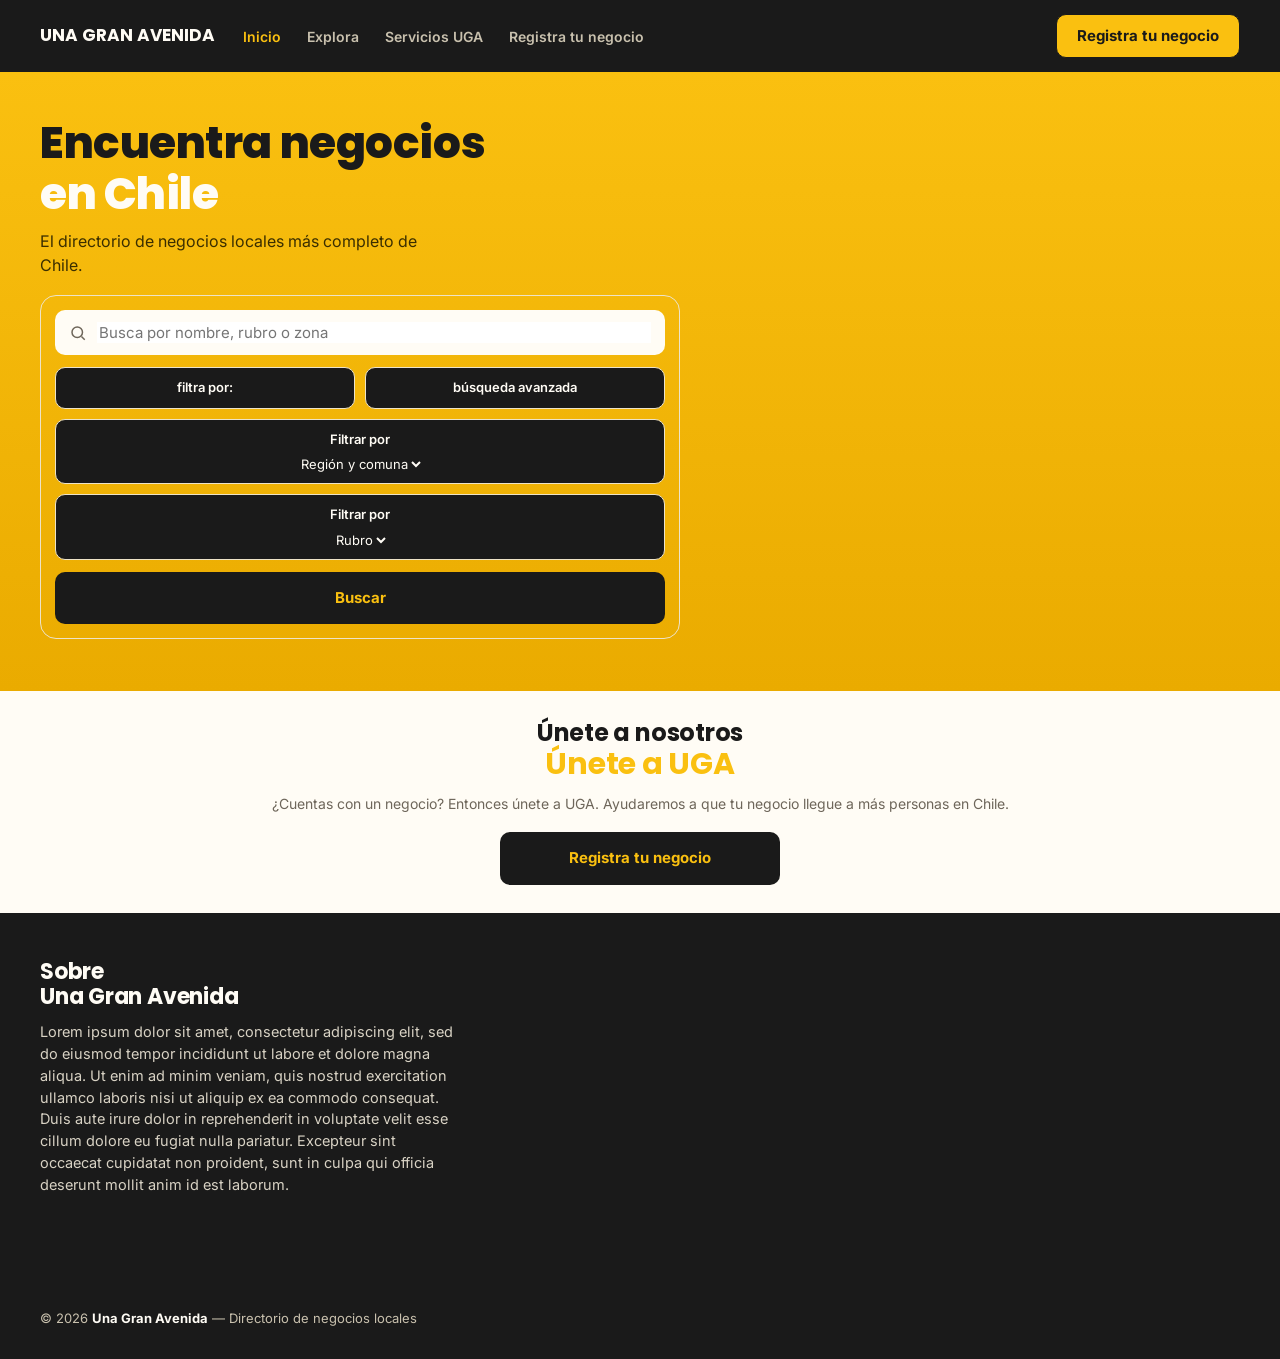
<file: PaginaUGA/index.html>
<!DOCTYPE html>
<html lang="es">
<head>
<meta charset="UTF-8">
<meta name="viewport" content="width=device-width, initial-scale=1.0">
<title>Una Gran Avenida — Encuentra negocios en Chile</title>
<link rel="stylesheet" href="styles.css">
</head>
<body class="body">
<div class="app-shell">

  <!-- Barra superior escritorio -->
  <div class="desktop-topbar">
    <div class="brand-name">UNA GRAN AVENIDA</div>
    <nav>
      <a href="index.html" class="active">Inicio</a>
      <a href="explora.html">Explora</a>
      <a href="servicios.html">Servicios UGA</a>
      <a href="registro-negocio.html">Registra tu negocio</a>
    </nav>
    <a href="registro-negocio.html" class="btn btn-gold">Registra tu negocio</a>
  </div>

  <!-- Barra superior móvil -->
  <div class="brand-bar">
    <div class="brand-mark">UGA</div>
    <span class="brand-name">UNA GRAN AVENIDA</span>
    <span class="spacer"></span>
  </div>

  <main class="view-index">

    <section class="hero-gold">
      <div>
        <h1>Encuentra negocios<span class="accent">en Chile</span></h1>
        <p class="hero-sub">El directorio de negocios locales más completo de Chile.</p>

        <form class="search-card" onsubmit="return false;">
          <div class="search-input-row">
            <svg viewBox="0 0 24 24" fill="none" stroke="currentColor" stroke-width="2"><circle cx="11" cy="11" r="7"/><line x1="21" y1="21" x2="16.65" y2="16.65"/></svg>
            <input type="text" placeholder="Busca por nombre, rubro o zona">
          </div>
          <div class="filter-row">

  <a class="filter-chip">
  filtra por:
  </a>
  
  <a href="explora.html" class="filter-chip">
  búsqueda avanzada
  </a>

  <div class="filter-chip">
    <label>Filtrar por</label>
    <select>
      <option>Región y comuna</option>
    </select>
  </div>

  <div class="filter-chip">
    <label>Filtrar por</label>
    <select>
      <option>Rubro</option>
    </select>
  </div>

  </div>
          <a href="explora.html" class="btn btn-primary" style="margin-top:12px;">Buscar</a>
        </form>
      </div>
    </section>

    <section class="section-index" style="text-align:center;">
      <h2 style="font-size:24px;">Únete a nosotros<br><span style= "color:var(--gold); font-size:30px">Únete a UGA</span></h2>
      <p style="margin-top:12px; color:var(--gray); font-size:14px;">¿Cuentas con un negocio? Entonces únete a UGA. Ayudaremos a que tu negocio llegue a más personas en Chile.</p>
      <a href="registro-negocio.html" class="btn btn-primary" style="margin-top:18px; max-width:280px; margin-left:auto; margin-right:auto;">Registra tu negocio</a>
    </section>

    <section class="hero-dark">
      <div>
        <h2 style="font-size:22px;">Sobre<br>Una Gran Avenida</h2>
        <p class="hero-sub" style="margin-top:12px;">Lorem ipsum dolor sit amet, consectetur adipiscing elit, sed do eiusmod tempor incididunt ut labore et dolore magna aliqua. Ut enim ad minim veniam, quis nostrud exercitation ullamco laboris nisi ut aliquip ex ea commodo consequat. Duis aute irure dolor in reprehenderit in voluptate velit esse cillum dolore eu fugiat nulla pariatur. Excepteur sint occaecat cupidatat non proident, sunt in culpa qui officia deserunt mollit anim id est laborum.</p>
      </div>
    </section>

    <!--
    <section class="section-tight home-tiles" style="padding-top:0; padding-bottom:0;">
      <a href="servicios.html" class="banner-note" style="display:block; background:var(--paper); box-shadow:var(--shadow-card); margin-bottom:10px;">Servicios UGA</a>
      <a href="registro-negocio.html" class="banner-note" style="display:block; background:var(--paper); box-shadow:var(--shadow-card); margin-bottom:10px;">Registra tu negocio</a>
      <a href="explora.html" class="banner-note" style="display:block; background:var(--paper); box-shadow:var(--shadow-card); margin-bottom:10px;">Búsqueda avanzada</a>
    </section>
    -->

  </main>

  <footer class="site-footer">
    <span>© 2026 <strong>Una Gran Avenida</strong> — Directorio de negocios locales</span>
  </footer>

  <!-- Navegación inferior móvil -->
  <nav class="bottom-nav">
    <a href="index.html" class="active">
      <svg viewBox="0 0 24 24" fill="none" stroke="currentColor" stroke-width="2"><path d="M3 11.5 12 4l9 7.5"/><path d="M5 10v9a1 1 0 0 0 1 1h4v-6h4v6h4a1 1 0 0 0 1-1v-9"/></svg>
      Inicio
    </a>
    <a href="explora.html">
      <svg viewBox="0 0 24 24" fill="none" stroke="currentColor" stroke-width="2"><circle cx="11" cy="11" r="7"/><line x1="21" y1="21" x2="16.65" y2="16.65"/></svg>
      Explora
    </a>
    <details class="more-menu">
      <summary>
        <div style="display:flex; flex-direction:column; align-items:center; gap:4px;">
          <svg viewBox="0 0 24 24" fill="none" stroke="currentColor" stroke-width="2"><line x1="4" y1="7" x2="20" y2="7"/><line x1="4" y1="12" x2="20" y2="12"/><line x1="4" y1="17" x2="20" y2="17"/></svg>
          <span style="font-size:11px; font-weight:700;">Otros</span>
        </div>
      </summary>
      <div class="more-panel">
        <a href="servicios.html">Servicios UGA</a>
        <a href="registro-negocio.html">Registra tu negocio</a>
        <a href="resena.html">Dejar una reseña</a>
        <a href="eliminar-ficha.html">Solicitar eliminación de ficha</a>
      </div>
    </details>
  </nav>

</div>
</body>
</html>
</file>
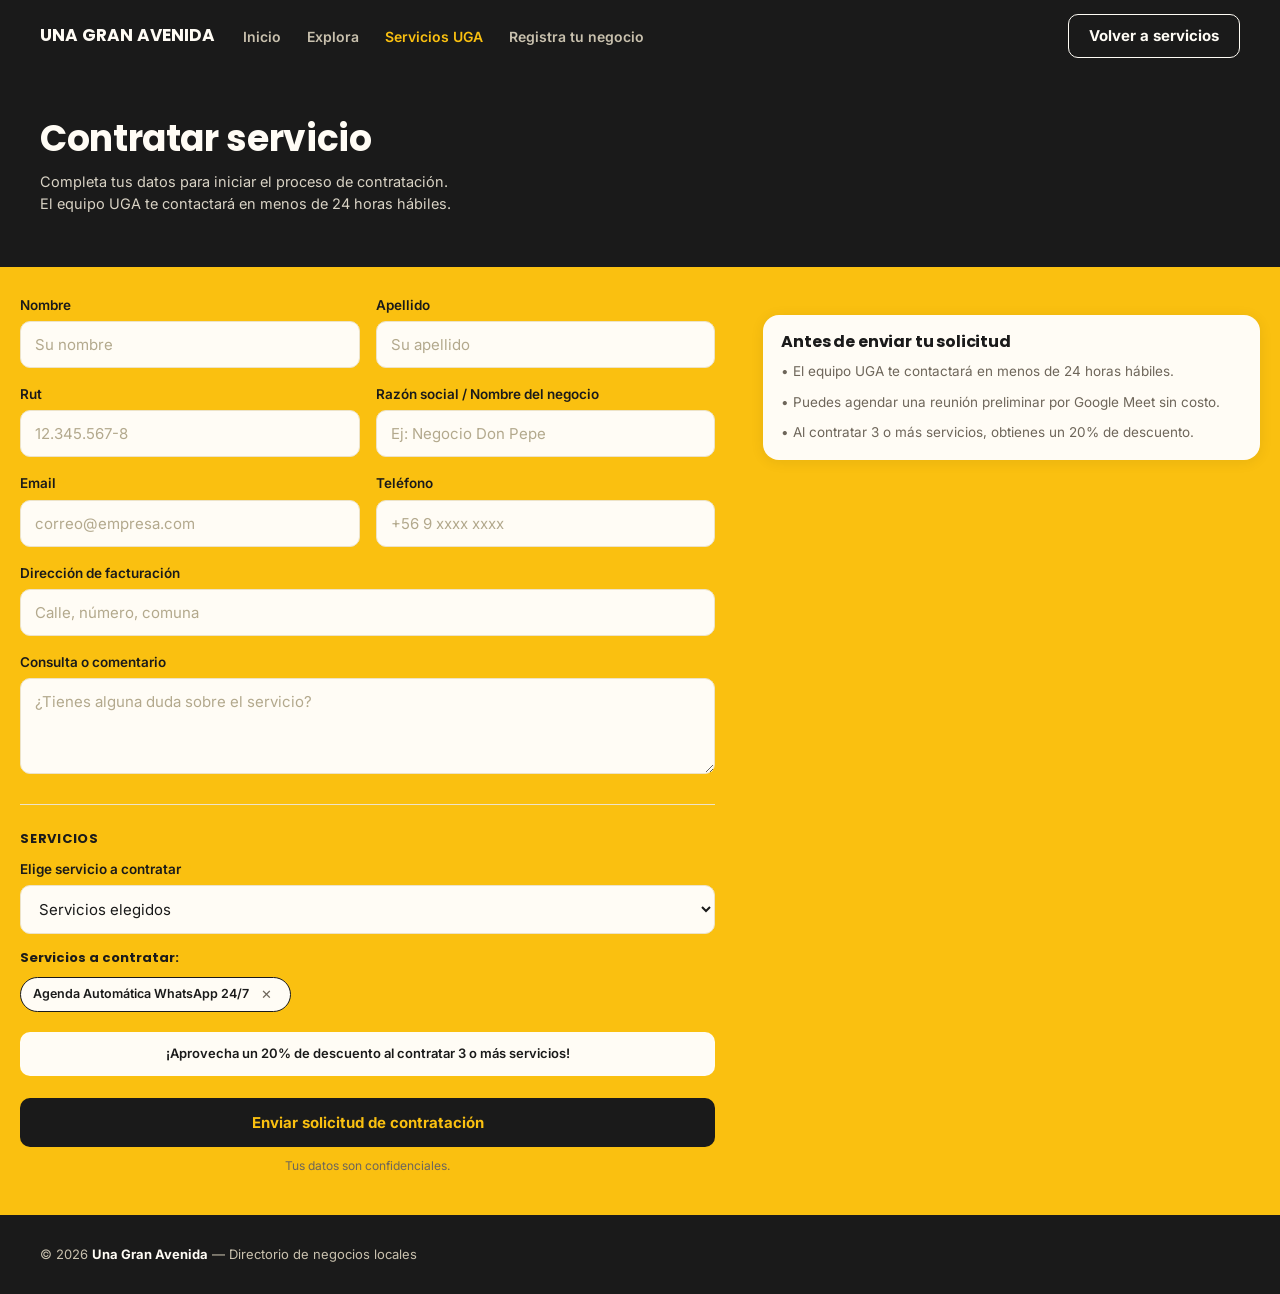
<file: PaginaUGA/contratar-servicio.html>
<!DOCTYPE html>
<html lang="es">
<head>
<meta charset="UTF-8">
<meta name="viewport" content="width=device-width, initial-scale=1.0">
<title>Contratar servicio — Una Gran Avenida</title>
<link rel="stylesheet" href="styles.css">
</head>
<body>
<div class="app-shell">

  <div class="desktop-topbar">
    <div class="brand-name">UNA GRAN AVENIDA</div>
    <nav>
      <a href="index.html">Inicio</a>
      <a href="explora.html">Explora</a>
      <a href="servicios.html" class="active">Servicios UGA</a>
      <a href="registro-negocio.html">Registra tu negocio</a>
    </nav>
    <a href="servicios.html" class="btn btn-outline-light" style="color:var(--paper); border-color:var(--paper);">Volver a servicios</a>
  </div>

  <main class="view">

    <!-- Barra superior móvil -->
  <div class="brand-bar">
    <div class="brand-mark">UGA</div>
    <span class="brand-name">UNA GRAN AVENIDA</span>
    <span class="spacer"></span>
  </div>
    
    <section class="hero-dark">
      <div>
        <h1>Contratar servicio</h1>
        <p class="hero-sub">Completa tus datos para iniciar el proceso de contratación. El equipo UGA te contactará en menos de 24 horas hábiles.</p>
      </div>
    </section>

    <section class="section-form">
      <div class="form-two-pane">
        <form onsubmit="return false;">
          <div class="form-grid two-col">
            <div class="field">
              <label>Nombre <span class="req">*</span></label>
              <input type="text" placeholder="Su nombre" required>
            </div>
            <div class="field">
              <label>Apellido <span class="req">*</span></label>
              <input type="text" placeholder="Su apellido" required>
            </div>
            <div class="field">
              <label>Rut <span class="req">*</span></label>
              <input type="text" placeholder="12.345.567-8" required>
            </div>
            <div class="field">
              <label>Razón social / Nombre del negocio <span class="req">*</span></label>
              <input type="text" placeholder="Ej: Negocio Don Pepe" required>
            </div>
            <div class="field">
              <label>Email <span class="req">*</span></label>
              <input type="email" placeholder="correo@empresa.com" required>
            </div>
            <div class="field">
              <label>Teléfono <span class="req">*</span></label>
              <input type="tel" placeholder="+56 9 xxxx xxxx" required>
            </div>
          </div>

          <div class="field" style="margin-top:16px;">
            <label>Dirección de facturación <span class="req">*</span></label>
            <input type="text" placeholder="Calle, número, comuna" required>
          </div>

          <div class="field" style="margin-top:16px;">
            <label>Consulta o comentario</label>
            <textarea placeholder="¿Tienes alguna duda sobre el servicio?"></textarea>
          </div>

          <div class="divider"></div>

          <div class="form-section-title">Servicios</div>
          <div class="field" style="margin-top:10px;">
            <label>Elige servicio a contratar <span class="req">*</span></label>
            <select required>
              <option value="">Servicios elegidos</option>
              <option>Agenda Automática WhatsApp 24/7</option>
              <option>Catálogo Digital Inteligente</option>
              <option>Página Web Emprendedores</option>
            </select>
          </div>

          <div style="margin-top:14px;">
            <p class="form-section-title" style="text-transform:none; letter-spacing:0;">Servicios a contratar:</p>
            <div class="tag-list">
              <span class="tag">Agenda Automática WhatsApp 24/7 <button aria-label="Quitar">✕</button></span>
            </div>
          </div>

          <div class="discount-banner" style="margin-top:20px; border-radius:var(--radius-sm);">¡Aprovecha un 20% de descuento al contratar 3 o más servicios!</div>

          <button type="submit" class="btn btn-primary" style="margin-top:22px;">Enviar solicitud de contratación</button>
          <p style="text-align:center; font-size:12px; color:var(--gray); margin-top:10px;">Tus datos son confidenciales.</p>
        </form>

        <aside class="card">
          <h2 style="font-size:16px; margin-bottom:10px;">Antes de enviar tu solicitud</h2>
          <ul style="display:flex; flex-direction:column; gap:10px; font-size:13.5px; color:var(--gray);">
            <li>• El equipo UGA te contactará en menos de 24 horas hábiles.</li>
            <li>• Puedes agendar una reunión preliminar por Google Meet sin costo.</li>
            <li>• Al contratar 3 o más servicios, obtienes un 20% de descuento.</li>
          </ul>
        </aside>
      </div>
    </section>

  </main>

  <footer class="site-footer">
    <span>© 2026 <strong>Una Gran Avenida</strong> — Directorio de negocios locales</span>
  </footer>

  <nav class="bottom-nav">
    <a href="index.html">
      <svg viewBox="0 0 24 24" fill="none" stroke="currentColor" stroke-width="2"><path d="M3 11.5 12 4l9 7.5"/><path d="M5 10v9a1 1 0 0 0 1 1h4v-6h4v6h4a1 1 0 0 0 1-1v-9"/></svg>
      Inicio
    </a>
    <a href="explora.html">
      <svg viewBox="0 0 24 24" fill="none" stroke="currentColor" stroke-width="2"><circle cx="11" cy="11" r="7"/><line x1="21" y1="21" x2="16.65" y2="16.65"/></svg>
      Explora
    </a>
    <details class="more-menu">
      <summary>
        <div style="display:flex; flex-direction:column; align-items:center; gap:4px;">
          <svg viewBox="0 0 24 24" fill="none" stroke="currentColor" stroke-width="2"><line x1="4" y1="7" x2="20" y2="7"/><line x1="4" y1="12" x2="20" y2="12"/><line x1="4" y1="17" x2="20" y2="17"/></svg>
          <span style="font-size:11px; font-weight:700;">Otros</span>
        </div>
      </summary>
      <div class="more-panel">
        <a href="servicios.html" class="active">Servicios UGA</a>
        <a href="registro-negocio.html">Registra tu negocio</a>
        <a href="resena.html">Dejar una reseña</a>
        <a href="eliminar-ficha.html">Solicitar eliminación de ficha</a>
      </div>
    </details>
  </nav>

</div>
</body>
</html>
</file>
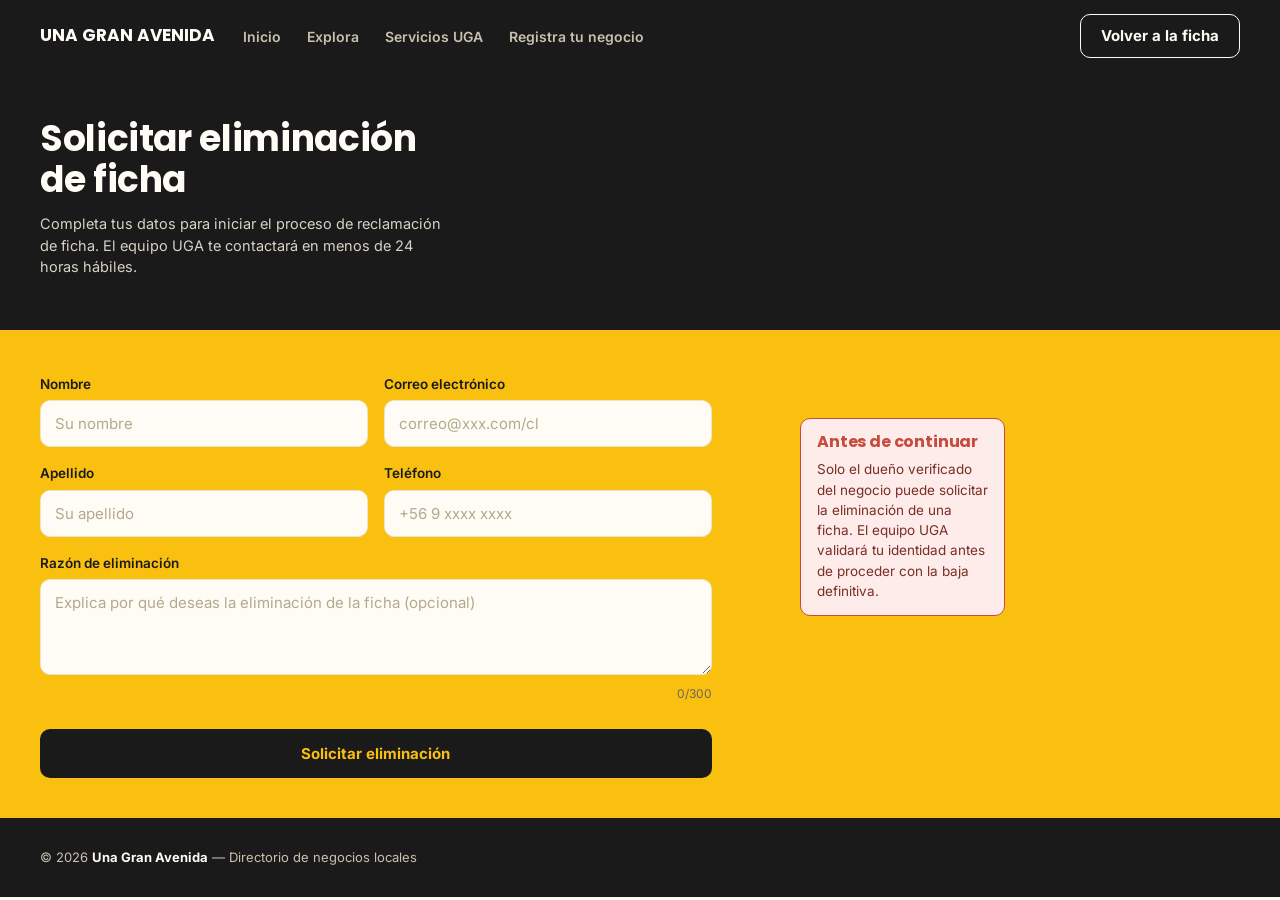
<file: PaginaUGA/eliminar-ficha.html>
<!DOCTYPE html>
<html lang="es">
<head>
<meta charset="UTF-8">
<meta name="viewport" content="width=device-width, initial-scale=1.0">
<title>Solicitar eliminación de ficha — Una Gran Avenida</title>
<link rel="stylesheet" href="styles.css">
</head>
<body>
<div class="app-shell">

  <div class="desktop-topbar">
    <div class="brand-name">UNA GRAN AVENIDA</div>
    <nav>
      <a href="index.html">Inicio</a>
      <a href="explora.html">Explora</a>
      <a href="servicios.html">Servicios UGA</a>
      <a href="registro-negocio.html">Registra tu negocio</a>
    </nav>
    <a href="ficha.html" class="btn btn-outline-light" style="color:var(--paper); border-color:var(--paper);">Volver a la ficha</a>
  </div>

  <main class="view">

    <!-- Barra superior móvil -->
  <div class="brand-bar">
    <div class="brand-mark">UGA</div>
    <span class="brand-name">UNA GRAN AVENIDA</span>
    <span class="spacer"></span>
  </div>
    
    <section class="hero-dark">
      <div>
        <h1>Solicitar eliminación<br>de ficha</h1>
        <p class="hero-sub">Completa tus datos para iniciar el proceso de reclamación de ficha. El equipo UGA te contactará en menos de 24 horas hábiles.</p>
      </div>
    </section>

    <section class="section"style="padding-bottom:8px;">
      <div class="form-two-pane">
        <form onsubmit="return false;">
          <div class="form-grid two-col">
            <div class="field">
              <label>Nombre <span class="req">*</span></label>
              <input type="text" placeholder="Su nombre" required>
            </div>
            <div class="field">
              <label>Correo electrónico <span class="req">*</span></label>
              <input type="email" placeholder="correo@xxx.com/cl" required>
            </div>
            <div class="field">
              <label>Apellido <span class="req">*</span></label>
              <input type="text" placeholder="Su apellido" required>
            </div>
            <div class="field">
              <label>Teléfono <span class="req">*</span></label>
              <input type="tel" placeholder="+56 9 xxxx xxxx" required>
            </div>
          </div>

          <div class="field" style="margin-top:16px;">
            <label>Razón de eliminación</label>
            <textarea maxlength="300" placeholder="Explica por qué deseas la eliminación de la ficha (opcional)"></textarea>
            <div class="char-count">0/300</div>
          </div>

          <button type="submit" class="btn btn-primary" style="margin-top:26px;">Solicitar eliminación</button>
        </form>

      
        <section class="section">
          <div class="form-two-pane">

            <div class="notice-card">
              <h2 style="font-size:16px; margin-bottom:8px;">Antes de continuar</h2>
              <p style="font-size:13.5px;">Solo el dueño verificado del negocio puede solicitar la eliminación de una ficha. El equipo UGA validará tu identidad antes de proceder con la baja definitiva.</p>
            </div>
          </div>
        </section>

      </div>
      
    </section>

  </main>

  <footer class="site-footer">
    <span>© 2026 <strong>Una Gran Avenida</strong> — Directorio de negocios locales</span>
  </footer>

  <nav class="bottom-nav">
    <a href="index.html">
      <svg viewBox="0 0 24 24" fill="none" stroke="currentColor" stroke-width="2"><path d="M3 11.5 12 4l9 7.5"/><path d="M5 10v9a1 1 0 0 0 1 1h4v-6h4v6h4a1 1 0 0 0 1-1v-9"/></svg>
      Inicio
    </a>
    <a href="explora.html">
      <svg viewBox="0 0 24 24" fill="none" stroke="currentColor" stroke-width="2"><circle cx="11" cy="11" r="7"/><line x1="21" y1="21" x2="16.65" y2="16.65"/></svg>
      Explora
    </a>
    <details class="more-menu">
      <summary>
        <div style="display:flex; flex-direction:column; align-items:center; gap:4px;">
          <svg viewBox="0 0 24 24" fill="none" stroke="currentColor" stroke-width="2"><line x1="4" y1="7" x2="20" y2="7"/><line x1="4" y1="12" x2="20" y2="12"/><line x1="4" y1="17" x2="20" y2="17"/></svg>
          <span style="font-size:11px; font-weight:700;">Otros</span>
        </div>
      </summary>
      <div class="more-panel">
        <a href="servicios.html">Servicios UGA</a>
        <a href="registro-negocio.html">Registra tu negocio</a>
        <a href="resena.html">Dejar una reseña</a>
        <a href="eliminar-ficha.html" class="active">Solicitar eliminación de ficha</a>
      </div>
    </details>
  </nav>

</div>
</body>
</html>
</file>
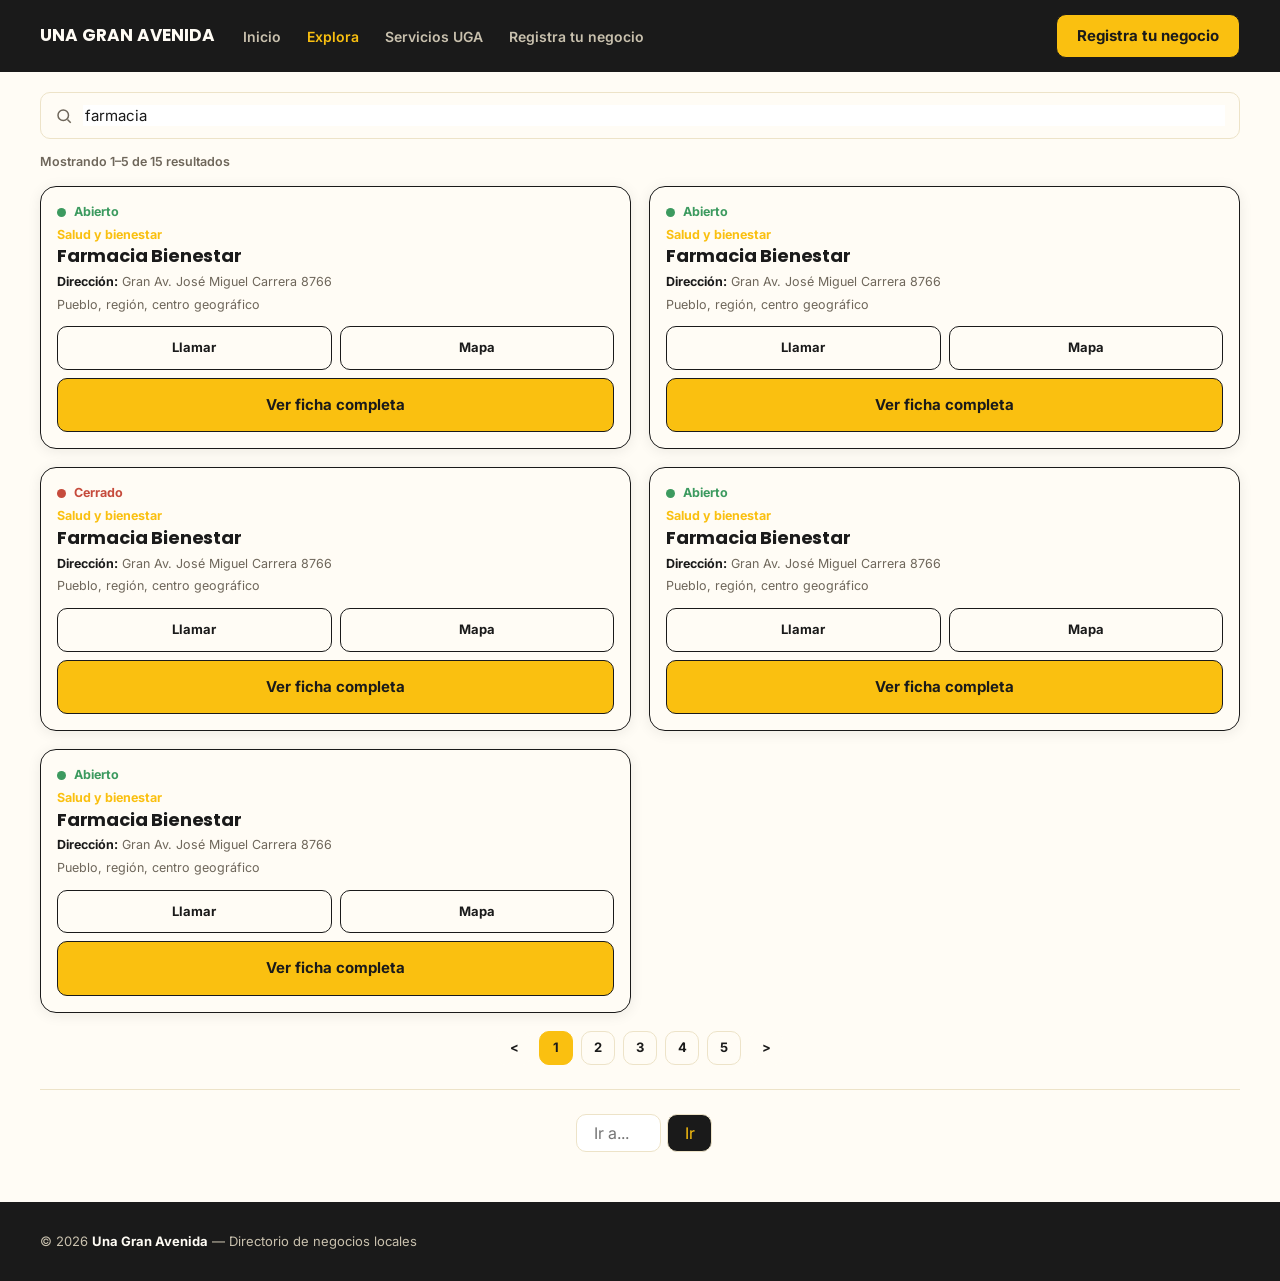
<file: PaginaUGA/explora.html>
<!DOCTYPE html>
<html lang="es">
<head>
<meta charset="UTF-8">
<meta name="viewport" content="width=device-width, initial-scale=1.0">
<title>Explora negocios — Una Gran Avenida</title>
<link rel="stylesheet" href="styles.css">
</head>
<body>
<div class="app-shell">

  <div class="desktop-topbar">
    <div class="brand-name">UNA GRAN AVENIDA</div>
    <nav>
      <a href="index.html">Inicio</a>
      <a href="explora.html" class="active">Explora</a>
      <a href="servicios.html">Servicios UGA</a>
      <a href="registro-negocio.html">Registra tu negocio</a>
    </nav>
    <a href="registro-negocio.html" class="btn btn-gold">Registra tu negocio</a>
  </div>

  <!-- Barra superior móvil -->
  <div class="brand-bar">
    <div class="brand-mark">UGA</div>
    <span class="brand-name">UNA GRAN AVENIDA</span>
    <span class="spacer"></span>
  </div>

  <div class="brand-bar" style="background:var(--black);">
    <span class="brand-name" style="margin:0 auto; font-size:16px;">Explorador</span>
  </div>

  <main class="view-exp">

    <section class="section-tight" style="padding-top:20px;">
      <form class="search-input-row" style="margin-bottom:14px; border:1.5px solid var(--line);" onsubmit="return false;">
        <svg viewBox="0 0 24 24" fill="none" stroke="currentColor" stroke-width="2"><circle cx="11" cy="11" r="7"/><line x1="21" y1="21" x2="16.65" y2="16.65"/></svg>
        <input type="text" value="farmacia" placeholder="Busca por nombre, rubro o zona">
      </form>

      <div class="results-header">
        <span class="results-count">Mostrando 1–5 de 15 resultados</span>
      </div>

      <div class="results-grid">

        <a href="ficha.html" class="result-card" style="display:block;">
          <div class="result-top"><span class="status-dot"></span><span class="status-text">Abierto</span></div>
          <div class="result-category">Salud y bienestar</div>
          <h3>Farmacia Bienestar</h3>
          <p class="result-meta"><strong>Dirección:</strong> Gran Av. José Miguel Carrera 8766</p>
          <p class="result-meta">Pueblo, región, centro geográfico</p>
          <div class="result-actions">
            <span class="btn btn-outline">Llamar</span>
            <span class="btn btn-outline">Mapa</span>
          </div>
          <span class="btn btn-gold" style="margin-top:8px;">Ver ficha completa</span>
        </a>

        <a href="ficha.html" class="result-card" style="display:block;">
          <div class="result-top"><span class="status-dot"></span><span class="status-text">Abierto</span></div>
          <div class="result-category">Salud y bienestar</div>
          <h3>Farmacia Bienestar</h3>
          <p class="result-meta"><strong>Dirección:</strong> Gran Av. José Miguel Carrera 8766</p>
          <p class="result-meta">Pueblo, región, centro geográfico</p>
          <div class="result-actions">
            <span class="btn btn-outline">Llamar</span>
            <span class="btn btn-outline">Mapa</span>
          </div>
          <span class="btn btn-gold" style="margin-top:8px;">Ver ficha completa</span>
        </a>

        <a href="ficha.html" class="result-card" style="display:block;">
          <div class="result-top"><span class="status-dot" style="background:var(--danger);"></span><span class="status-text" style="color:var(--danger);">Cerrado</span></div>
          <div class="result-category">Salud y bienestar</div>
          <h3>Farmacia Bienestar</h3>
          <p class="result-meta"><strong>Dirección:</strong> Gran Av. José Miguel Carrera 8766</p>
          <p class="result-meta">Pueblo, región, centro geográfico</p>
          <div class="result-actions">
            <span class="btn btn-outline">Llamar</span>
            <span class="btn btn-outline">Mapa</span>
          </div>
          <span class="btn btn-gold" style="margin-top:8px;">Ver ficha completa</span>
        </a>

        <a href="ficha.html" class="result-card" style="display:block;">
          <div class="result-top"><span class="status-dot"></span><span class="status-text">Abierto</span></div>
          <div class="result-category">Salud y bienestar</div>
          <h3>Farmacia Bienestar</h3>
          <p class="result-meta"><strong>Dirección:</strong> Gran Av. José Miguel Carrera 8766</p>
          <p class="result-meta">Pueblo, región, centro geográfico</p>
          <div class="result-actions">
            <span class="btn btn-outline">Llamar</span>
            <span class="btn btn-outline">Mapa</span>
          </div>
          <span class="btn btn-gold" style="margin-top:8px;">Ver ficha completa</span>
        </a>

        <a href="ficha.html" class="result-card" style="display:block;">
          <div class="result-top"><span class="status-dot"></span><span class="status-text">Abierto</span></div>
          <div class="result-category">Salud y bienestar</div>
          <h3>Farmacia Bienestar</h3>
          <p class="result-meta"><strong>Dirección:</strong> Gran Av. José Miguel Carrera 8766</p>
          <p class="result-meta">Pueblo, región, centro geográfico</p>
          <div class="result-actions">
            <span class="btn btn-outline">Llamar</span>
            <span class="btn btn-outline">Mapa</span>
          </div>
          <span class="btn btn-gold" style="margin-top:8px;">Ver ficha completa</span>
        </a>

      </div>

      <nav class="pagination" aria-label="Paginación de resultados">
        <span class="page-btn" style="border-color:transparent;">&lt;</span>
        <span class="page-btn active">1</span>
        <span class="page-btn">2</span>
        <span class="page-btn">3</span>
        <span class="page-btn">4</span>
        <span class="page-btn">5</span>
        <span class="page-btn" style="border-color:transparent;">&gt;</span>
      </nav>
      
      <div class="divider"></div>

      <form class="page-jump" style="justify-content:center">
             <input type="number" min="1" max="15" placeholder="Ir a...">
             <button type="submit" class="btn-sm btn-primary">Ir</button>
          </form>
    </section>

  </main>

  <footer class="site-footer">
    <span>© 2026 <strong>Una Gran Avenida</strong> — Directorio de negocios locales</span>
  </footer>

  <nav class="bottom-nav">
    <a href="index.html">
      <svg viewBox="0 0 24 24" fill="none" stroke="currentColor" stroke-width="2"><path d="M3 11.5 12 4l9 7.5"/><path d="M5 10v9a1 1 0 0 0 1 1h4v-6h4v6h4a1 1 0 0 0 1-1v-9"/></svg>
      Inicio
    </a>
    <a href="explora.html" class="active">
      <svg viewBox="0 0 24 24" fill="none" stroke="currentColor" stroke-width="2"><circle cx="11" cy="11" r="7"/><line x1="21" y1="21" x2="16.65" y2="16.65"/></svg>
      Explora
    </a>
    <details class="more-menu">
      <summary>
        <div style="display:flex; flex-direction:column; align-items:center; gap:4px;">
          <svg viewBox="0 0 24 24" fill="none" stroke="currentColor" stroke-width="2"><line x1="4" y1="7" x2="20" y2="7"/><line x1="4" y1="12" x2="20" y2="12"/><line x1="4" y1="17" x2="20" y2="17"/></svg>
          <span style="font-size:11px; font-weight:700;">Otros</span>
        </div>
      </summary>
      <div class="more-panel">
        <a href="servicios.html">Servicios UGA</a>
        <a href="registro-negocio.html">Registra tu negocio</a>
        <a href="resena.html">Dejar una reseña</a>
        <a href="eliminar-ficha.html">Solicitar eliminación de ficha</a>
      </div>
    </details>
  </nav>

</div>
</body>
</html>
</file>
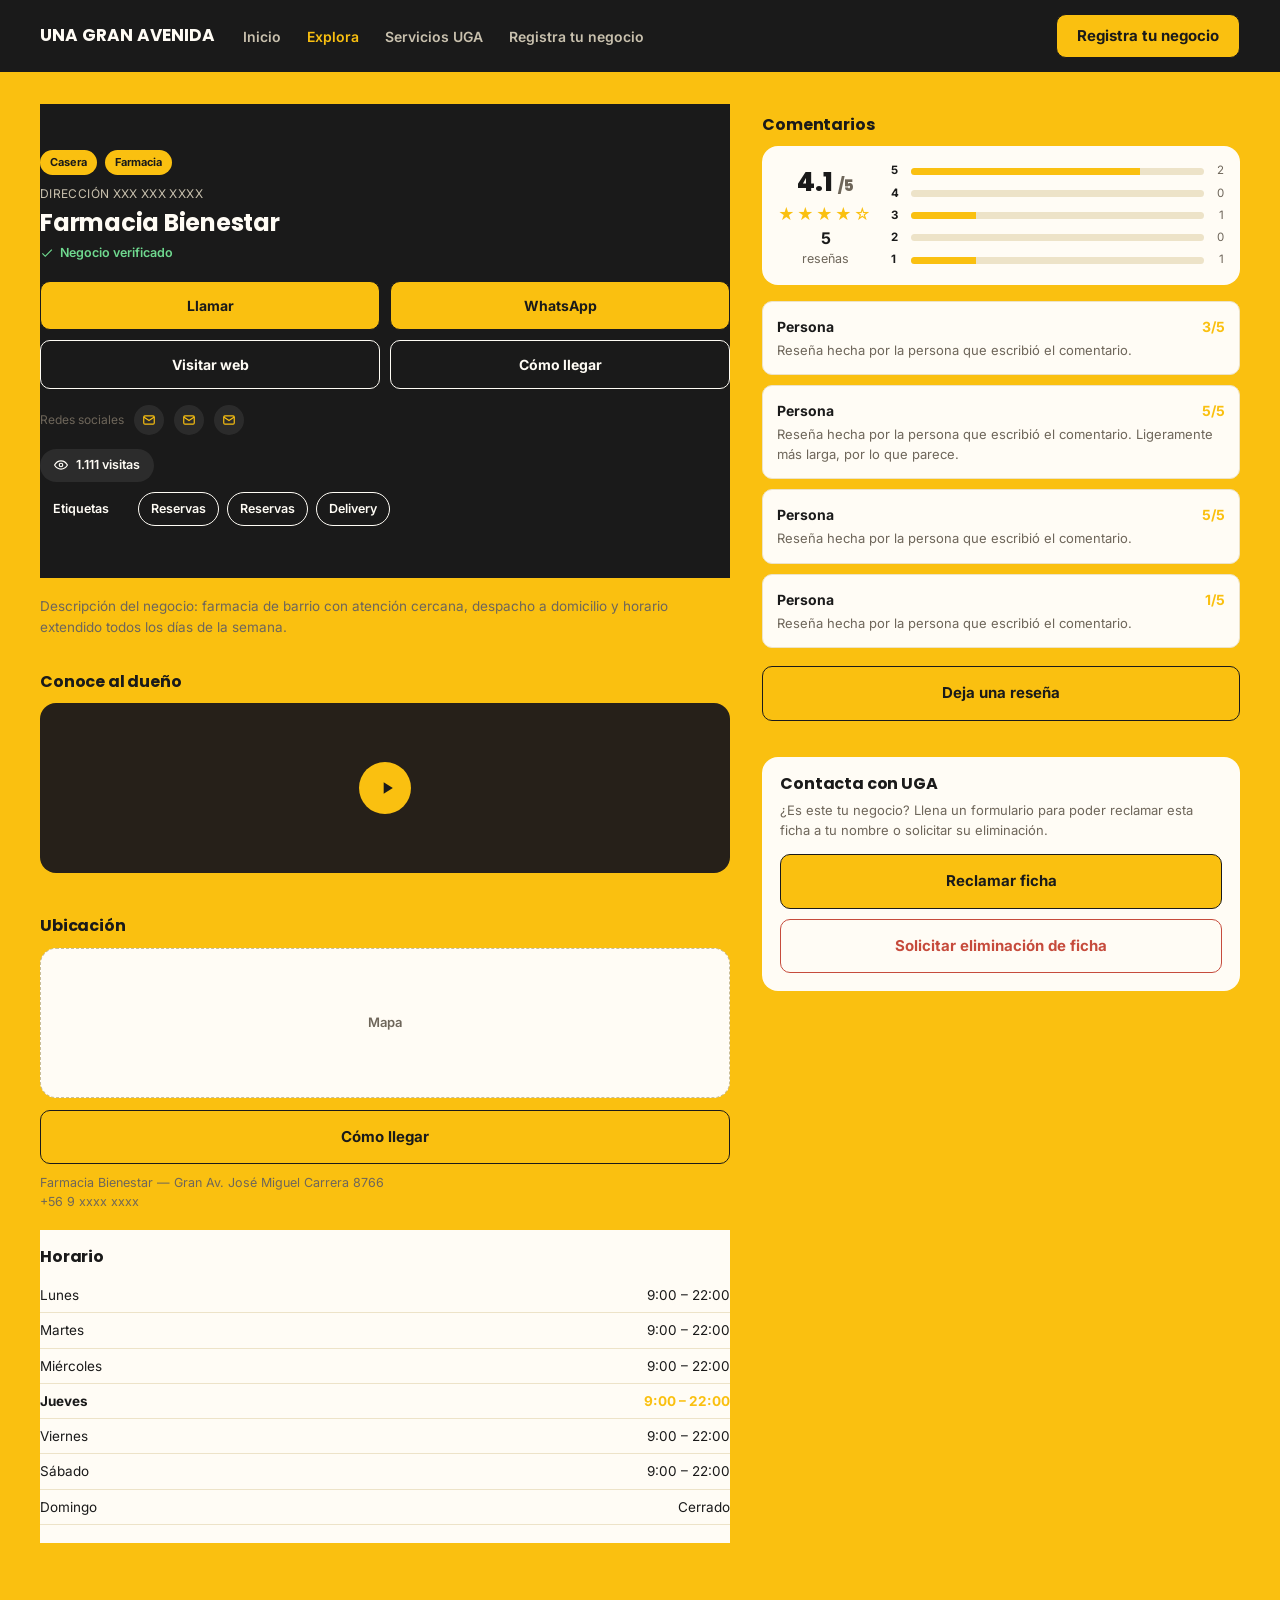
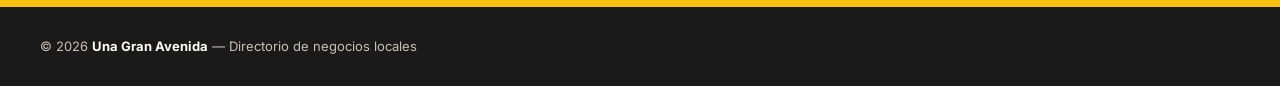
<file: PaginaUGA/ficha.html>
<!DOCTYPE html>
<html lang="es">
<head>
<meta charset="UTF-8">
<meta name="viewport" content="width=device-width, initial-scale=1.0">
<title>Farmacia Bienestar — Una Gran Avenida</title>
<link rel="stylesheet" href="styles.css">
</head>
<body>
<div class="app-shell">

  <div class="desktop-topbar">
    <div class="brand-name">UNA GRAN AVENIDA</div>
    <nav>
      <a href="index.html">Inicio</a>
      <a href="explora.html" class="active">Explora</a>
      <a href="servicios.html">Servicios UGA</a>
      <a href="registro-negocio.html">Registra tu negocio</a>
    </nav>
    <a href="registro-negocio.html" class="btn btn-gold">Registra tu negocio</a>
  </div>

  <!-- Barra superior móvil -->
  <div class="brand-bar">
    <div class="brand-mark">UGA</div>
    <span class="brand-name">UNA GRAN AVENIDA</span>
    <span class="spacer"></span>
  </div>

  <div class="brand-bar">
    <div class="brand-mark">UGA</div>
    <span class="brand-name">UNA GRAN AVENIDA</span>
    <span class="spacer"></span>
  </div>

  <main class="view">

    <div class="ficha-layout">
      <div>
        <section class="ficha-hero">
          <div class="ficha-tags"><span>Casera</span><span>Farmacia</span></div>
          <div class="addr">DIRECCIÓN XXX XXX XXXX</div>
          <h1>Farmacia Bienestar</h1>
          <div class="verified">
            <svg viewBox="0 0 24 24" fill="currentColor"><path d="M9 16.2 4.8 12l-1.4 1.4L9 19 21 7l-1.4-1.4z"/></svg>
            Negocio verificado
          </div>

          <div class="ficha-actions">
            <span class="btn btn-gold">Llamar</span>
            <span class="btn btn-gold">WhatsApp</span>
            <span class="btn btn-outline-light">Visitar web</span>
            <span class="btn btn-outline-light">Cómo llegar</span>
          </div>

          <div class="social-row">
            <span>Redes sociales</span>
            <span class="social-icon"><svg viewBox="0 0 24 24" fill="none" stroke="currentColor" stroke-width="2"><rect x="3" y="5" width="18" height="14" rx="2"/><path d="m3 7 9 6 9-6"/></svg></span>
            <span class="social-icon"><svg viewBox="0 0 24 24" fill="none" stroke="currentColor" stroke-width="2"><rect x="3" y="5" width="18" height="14" rx="2"/><path d="m3 7 9 6 9-6"/></svg></span>
            <span class="social-icon"><svg viewBox="0 0 24 24" fill="none" stroke="currentColor" stroke-width="2"><rect x="3" y="5" width="18" height="14" rx="2"/><path d="m3 7 9 6 9-6"/></svg></span>
          </div>

          <div class="visits-pill">
            <svg viewBox="0 0 24 24" width="14" height="14" fill="none" stroke="currentColor" stroke-width="2"><path d="M1 12s4-7 11-7 11 7 11 7-4 7-11 7-11-7-11-7z"/><circle cx="12" cy="12" r="3"/></svg>
            1.111 visitas
          </div>

          <div class="tag-list">
            <span class="tag-ficha">Etiquetas</span>
            <br>
            <span class="tag-ficha" style="border-color:var(--paper); color:var(--paper);">Reservas</span>
            <span class="tag-ficha" style="border-color:var(--paper); color:var(--paper);">Reservas</span>
            <span class="tag-ficha" style="border-color:var(--paper); color:var(--paper);">Delivery</span>
          </div>
        </section>

        <section class="section-tight">
          <p style="font-size:13.5px; color:var(--gray);">Descripción del negocio: farmacia de barrio con atención cercana, despacho a domicilio y horario extendido todos los días de la semana.</p>
        </section>

        <section class="section-tight">
          <h2 style="font-size:16px; margin-bottom:12px;">Conoce al dueño</h2>
          <div class="video-placeholder">
            <div class="play-btn">
              <svg viewBox="0 0 24 24" fill="currentColor"><path d="M8 5v14l11-7z"/></svg>
            </div>
          </div>
        </section>

        <section class="section-tight">
          <h2 style="font-size:16px; margin-bottom:12px;">Ubicación</h2>
          <div class="map-placeholder">Mapa</div>
          <span class="btn btn-gold" style="margin-bottom:10px;">Cómo llegar</span>
          <p style="font-size:12.5px; color:var(--gray);">Farmacia Bienestar — Gran Av. José Miguel Carrera 8766<br>+56 9 xxxx xxxx</p>
        </section>

        <section class="section-tight" style="background-color: var(--cream);">
          <h2 style="font-size:16px; margin-bottom:12px;">Horario</h2>
          <table class="hours-table">
            <tr><td>Lunes</td><td>9:00 – 22:00</td></tr>
            <tr><td>Martes</td><td>9:00 – 22:00</td></tr>
            <tr><td>Miércoles</td><td>9:00 – 22:00</td></tr>
            <tr class="today"><td>Jueves</td><td>9:00 – 22:00</td></tr>
            <tr><td>Viernes</td><td>9:00 – 22:00</td></tr>
            <tr><td>Sábado</td><td>9:00 – 22:00</td></tr>
            <tr><td>Domingo</td><td>Cerrado</td></tr>
          </table>
        </section>
      </div>

      <div>
        <section class="section-tight" style="padding-top:0;">
          <h2 style="font-size:16px; margin-bottom:12px; margin-top:12px;">Comentarios</h2>

          <div class="rating-block">
            <div style="text-align:center;">
              <div class="rating-score">4.1 <span style="font-size:15px; color:var(--gray);">/5</span></div>
              <div class="stars">★★★★☆</div>
              <div class="rating-count"><b>5</b>reseñas</div>
            </div>
            <div class="rating-bars">
              <div class="rating-bar-row"><span class="num-star">5</span><div class="bar-track"><div class="bar-fill" style="width:78%;"></div></div><span class="num-left">2</span></div>
              <div class="rating-bar-row"><span class="num-star">4</span><div class="bar-track"><div class="bar-fill" style="width:0%;"></div></div><span class="num-left">0</span></div>
              <div class="rating-bar-row"><span class="num-star">3</span><div class="bar-track"><div class="bar-fill" style="width:22%;"></div></div><span class="num-left">1</span></div>
              <div class="rating-bar-row"><span class="num-star">2</span><div class="bar-track"><div class="bar-fill" style="width:0%;"></div></div><span class="num-left">0</span></div>
              <div class="rating-bar-row"><span class="num-star">1</span><div class="bar-track"><div class="bar-fill" style="width:22%;"></div></div><span class="num-left">1</span></div>
            </div>
          </div>

          <a href="resena-detalle.html" class="review-card" style="display:block;">
            <div class="review-top">Persona <span>3/5</span></div>
            <p>Reseña hecha por la persona que escribió el comentario.</p>
          </a>
          <a href="resena-detalle.html" class="review-card" style="display:block;">
            <div class="review-top">Persona <span>5/5</span></div>
            <p>Reseña hecha por la persona que escribió el comentario. Ligeramente más larga, por lo que parece.</p>
          </a>
          <a href="resena-detalle.html" class="review-card" style="display:block;">
            <div class="review-top">Persona <span>5/5</span></div>
            <p>Reseña hecha por la persona que escribió el comentario.</p>
          </a>
          <a href="resena-detalle.html" class="review-card" style="display:block;">
            <div class="review-top">Persona <span>1/5</span></div>
            <p>Reseña hecha por la persona que escribió el comentario.</p>
          </a>

          <a href="resena.html" class="btn btn-gold" style="margin-top:8px;">Deja una reseña</a>
        </section>

        <section class="section-tight">
          <div class="contact-uga">
            <h2 style="font-size:16px; margin-bottom:8px;">Contacta con UGA</h2>
            <p>¿Es este tu negocio? Llena un formulario para poder reclamar esta ficha a tu nombre o solicitar su eliminación.</p>
            <div style="display:flex; flex-direction:column; gap:10px;">
              <a href="registro-negocio.html" class="btn btn-gold">Reclamar ficha</a>
              <a href="eliminar-ficha.html" class="btn btn-danger-outline">Solicitar eliminación de ficha</a>
            </div>
          </div>
        </section>
      </div>
    </div>

  </main>

  <footer class="site-footer">
    <span>© 2026 <strong>Una Gran Avenida</strong> — Directorio de negocios locales</span>
  </footer>

  <nav class="bottom-nav">
    <a href="index.html">
      <svg viewBox="0 0 24 24" fill="none" stroke="currentColor" stroke-width="2"><path d="M3 11.5 12 4l9 7.5"/><path d="M5 10v9a1 1 0 0 0 1 1h4v-6h4v6h4a1 1 0 0 0 1-1v-9"/></svg>
      Inicio
    </a>
    <a href="explora.html" class="active">
      <svg viewBox="0 0 24 24" fill="none" stroke="currentColor" stroke-width="2"><circle cx="11" cy="11" r="7"/><line x1="21" y1="21" x2="16.65" y2="16.65"/></svg>
      Explora
    </a>
    <details class="more-menu">
      <summary>
        <div style="display:flex; flex-direction:column; align-items:center; gap:4px;">
          <svg viewBox="0 0 24 24" fill="none" stroke="currentColor" stroke-width="2"><line x1="4" y1="7" x2="20" y2="7"/><line x1="4" y1="12" x2="20" y2="12"/><line x1="4" y1="17" x2="20" y2="17"/></svg>
          <span style="font-size:11px; font-weight:700;">Otros</span>
        </div>
      </summary>
      <div class="more-panel">
        <a href="servicios.html">Servicios UGA</a>
        <a href="registro-negocio.html">Registra tu negocio</a>
        <a href="resena.html">Dejar una reseña</a>
        <a href="eliminar-ficha.html">Solicitar eliminación de ficha</a>
      </div>
    </details>
  </nav>

</div>
</body>
</html>
</file>
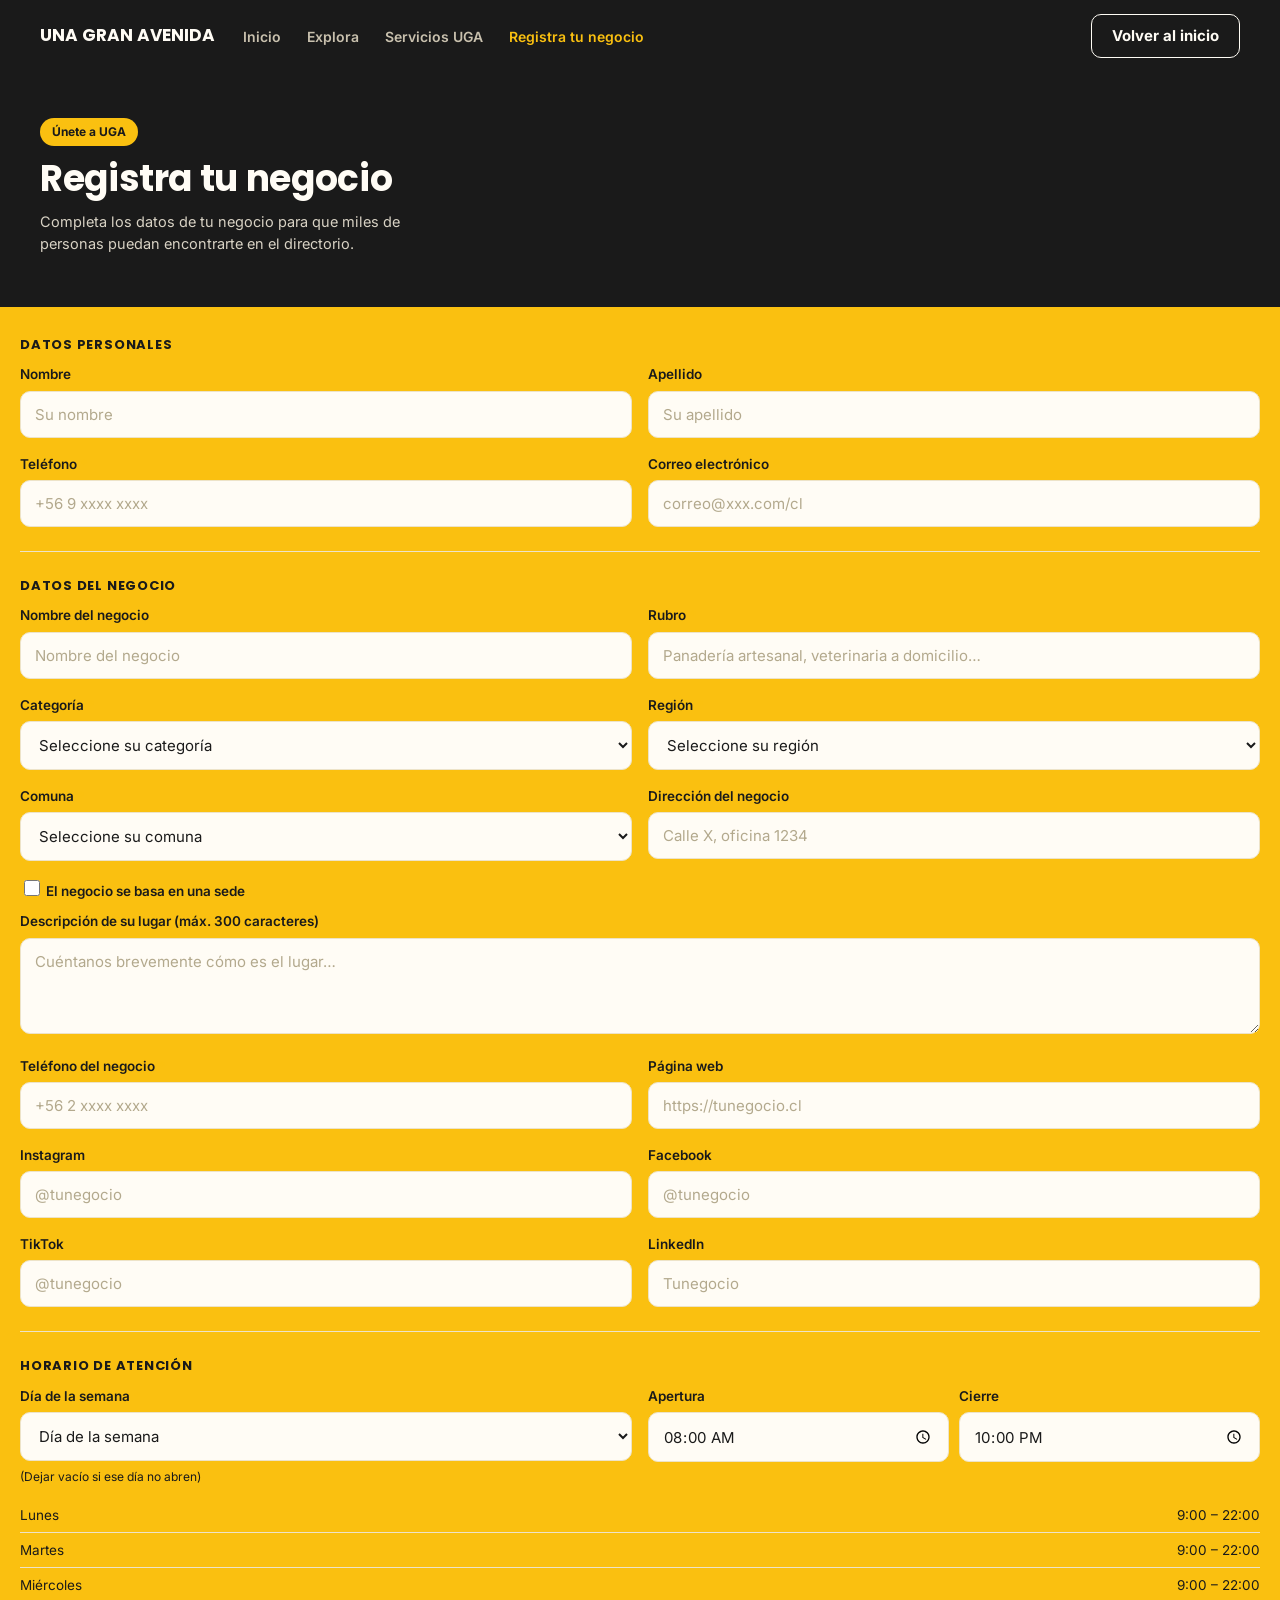
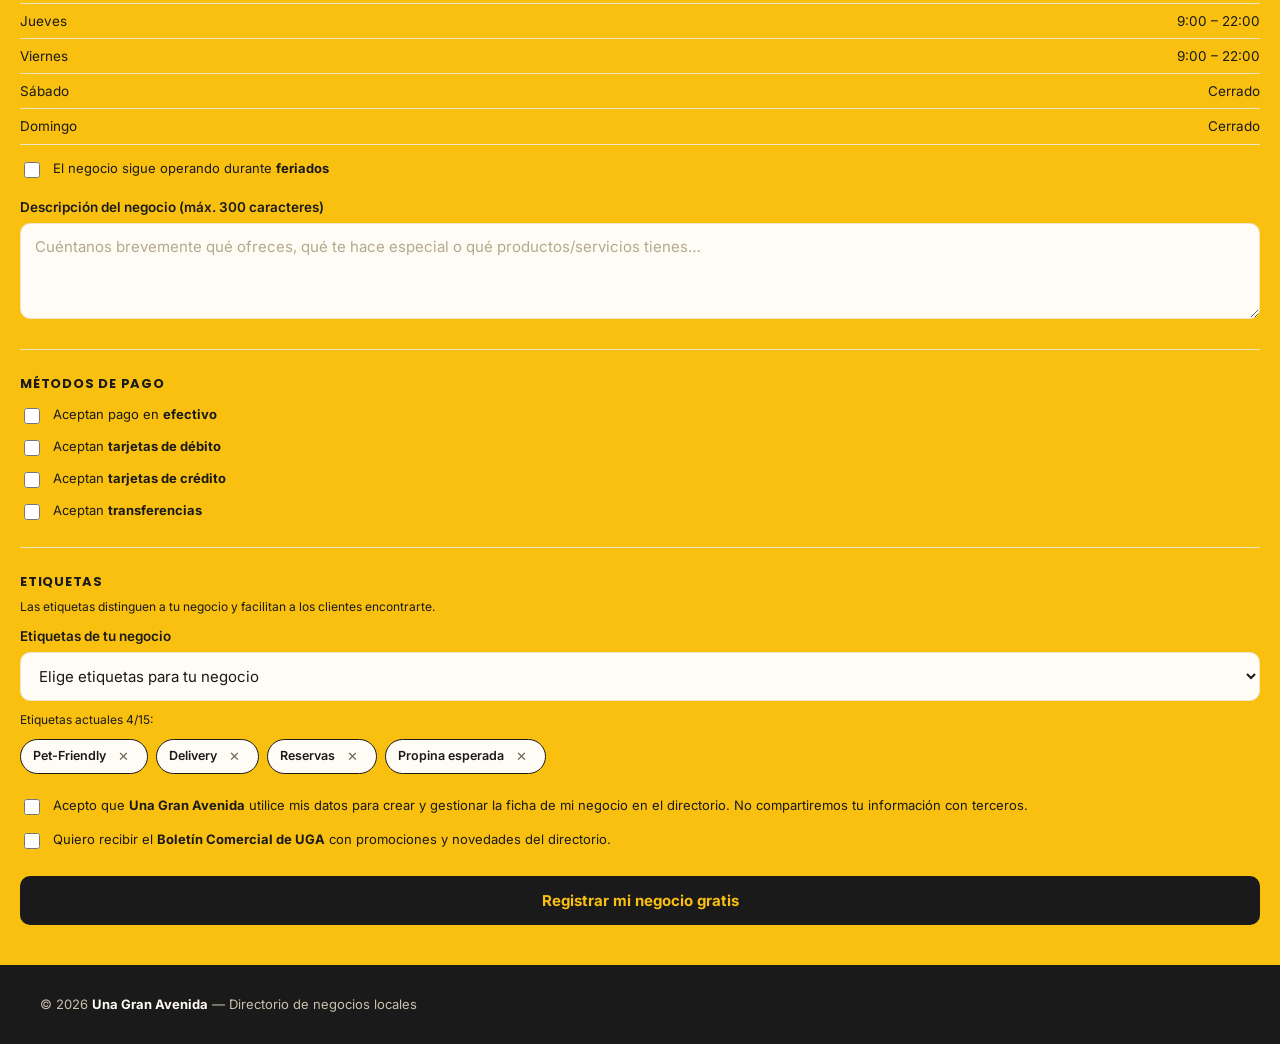
<file: PaginaUGA/registro-negocio.html>
<!DOCTYPE html>
<html lang="es">
<head>
<meta charset="UTF-8">
<meta name="viewport" content="width=device-width, initial-scale=1.0">
<title>Registra tu negocio — Una Gran Avenida</title>
<link rel="stylesheet" href="styles.css">
</head>
<body>
<div class="app-shell">

  <div class="desktop-topbar">
    <div class="brand-name">UNA GRAN AVENIDA</div>
    <nav>
      <a href="index.html">Inicio</a>
      <a href="explora.html">Explora</a>
      <a href="servicios.html">Servicios UGA</a>
      <a href="registro-negocio.html" class="active">Registra tu negocio</a>
    </nav>
    <a href="index.html" class="btn btn-outline-light" style="color:var(--paper); border-color:var(--paper);">Volver al inicio</a>
  </div>

  <main class="view">

    <!-- Barra superior móvil -->
  <div class="brand-bar">
    <div class="brand-mark">UGA</div>
    <span class="brand-name">UNA GRAN AVENIDA</span>
    <span class="spacer"></span>
  </div>
    
    <section class="hero-dark">
      <div>
        <span class="eyebrow-pill">Únete a UGA</span>
        <h1>Registra tu negocio</h1>
        <p class="hero-sub">Completa los datos de tu negocio para que miles de personas puedan encontrarte en el directorio.</p>
      </div>
    </section>

    <section class="section-form">
      <form onsubmit="return false;">

        <div class="form-section-title">Datos personales</div>
        <div class="form-grid two-col" style="margin-top:10px;">
          <div class="field">
            <label>Nombre <span class="req">*</span></label>
            <input type="text" placeholder="Su nombre" required>
          </div>
          <div class="field">
            <label>Apellido <span class="req">*</span></label>
            <input type="text" placeholder="Su apellido" required>
          </div>
          <div class="field">
            <label>Teléfono <span class="req">*</span></label>
            <input type="tel" placeholder="+56 9 xxxx xxxx" required>
          </div>
          <div class="field">
            <label>Correo electrónico <span class="req">*</span></label>
            <input type="email" placeholder="correo@xxx.com/cl" required>
          </div>
        </div>

        <div class="divider"></div>

        <div class="form-section-title">Datos del negocio</div>
        <div class="form-grid two-col" style="margin-top:10px;">
          <div class="field">
            <label>Nombre del negocio <span class="req">*</span></label>
            <input type="text" placeholder="Nombre del negocio" required>
          </div>
          <div class="field">
            <label>Rubro <span class="req">*</span></label>
            <input type="text" placeholder="Panadería artesanal, veterinaria a domicilio…" required>
          </div>
          <div class="field">
            <label>Categoría <span class="req">*</span></label>
            <select required>
              <option value="">Seleccione su categoría</option>
              <option>Salud y bienestar</option>
              <option>Alimentación</option>
              <option>Servicios para el hogar</option>
              <option>Mascotas</option>
            </select>
          </div>
          <div class="field">
            <label>Región <span class="req">*</span></label>
            <select required>
              <option value="">Seleccione su región</option>
              <option>Metropolitana de Santiago</option>
              <option>Valparaíso</option>
              <option>Biobío</option>
            </select>
          </div>
          <div class="field">
            <label>Comuna <span class="req">*</span></label>
            <select required>
              <option value="">Seleccione su comuna</option>
              <option>El Monte</option>
              <option>Santiago</option>
              <option>La Florida</option>
            </select>
          </div>
          <div class="field">
            <label>Dirección del negocio</label>
            <input type="text" placeholder="Calle X, oficina 1234">
          </div>
        </div>

        <div class="field" style="margin-top:16px;">
          <label class="checkbox-row" style="margin-bottom:10px;">
            <input type="checkbox">
            <span>El negocio se basa en una sede</span>
          </label>
          <label>Descripción de su lugar (máx. 300 caracteres)</label>
          <textarea maxlength="300" placeholder="Cuéntanos brevemente cómo es el lugar…"></textarea>
        </div>

        <div class="form-grid two-col" style="margin-top:16px;">
          <div class="field">
            <label>Teléfono del negocio <span class="req">*</span></label>
            <input type="tel" placeholder="+56 2 xxxx xxxx" required>
          </div>
          <div class="field">
            <label>Página web</label>
            <input type="url" placeholder="https://tunegocio.cl">
          </div>
          <div class="field">
            <label>Instagram</label>
            <input type="text" placeholder="@tunegocio">
          </div>
          <div class="field">
            <label>Facebook</label>
            <input type="text" placeholder="@tunegocio">
          </div>
          <div class="field">
            <label>TikTok</label>
            <input type="text" placeholder="@tunegocio">
          </div>
          <div class="field">
            <label>LinkedIn</label>
            <input type="text" placeholder="Tunegocio">
          </div>
        </div>

        <div class="divider"></div>

        <div class="form-section-title">Horario de atención</div>
        <div class="form-grid two-col" style="margin-top:10px;">
          <div class="field">
            <label>Día de la semana <span class="req">*</span></label>
            <select required>
              <option value="">Día de la semana</option>
              <option>Lunes a viernes</option>
              <option>Todos los días</option>
            </select>
          </div>
          <div class="field" style="display:flex; gap:10px;">
            <div style="flex:1;">
              <label>Apertura</label>
              <input type="time" value="08:00">
            </div>
            <div style="flex:1;">
              <label>Cierre</label>
              <input type="time" value="22:00">
            </div>
          </div>
        </div>
        <p class="field-hint" style="margin-top:6px;">(Dejar vacío si ese día no abren)</p>

        <table class="hours-table" style="margin-top:12px;">
          <tr><td>Lunes</td><td>9:00 – 22:00</td></tr>
          <tr><td>Martes</td><td>9:00 – 22:00</td></tr>
          <tr><td>Miércoles</td><td>9:00 – 22:00</td></tr>
          <tr><td>Jueves</td><td>9:00 – 22:00</td></tr>
          <tr><td>Viernes</td><td>9:00 – 22:00</td></tr>
          <tr><td>Sábado</td><td>Cerrado</td></tr>
          <tr><td>Domingo</td><td>Cerrado</td></tr>
        </table>

        <label class="checkbox-row" style="margin-top:14px;">
          <input type="checkbox">
          <span>El negocio sigue operando durante <b>feriados</b></span>
        </label>

        <div class="field" style="margin-top:16px;">
          <label>Descripción del negocio (máx. 300 caracteres)</label>
          <textarea maxlength="300" placeholder="Cuéntanos brevemente qué ofreces, qué te hace especial o qué productos/servicios tienes…"></textarea>
        </div>

        <div class="divider"></div>

        <div class="form-section-title">Métodos de pago</div>
        <div style="display:flex; flex-direction:column; gap:10px; margin-top:12px;">
          <label class="checkbox-row"><input type="checkbox"><span>Aceptan pago en <b>efectivo</b></span></label>
          <label class="checkbox-row"><input type="checkbox"><span>Aceptan <b>tarjetas de débito</b></span></label>
          <label class="checkbox-row"><input type="checkbox"><span>Aceptan <b>tarjetas de crédito</b></span></label>
          <label class="checkbox-row"><input type="checkbox"><span>Aceptan <b>transferencias</b></span></label>
        </div>

        <div class="divider"></div>

        <div class="form-section-title">Etiquetas</div>
        <p class="field-hint" style="margin-top:6px; margin-bottom:10px;">Las etiquetas distinguen a tu negocio y facilitan a los clientes encontrarte.</p>
        <div class="field">
          <label>Etiquetas de tu negocio</label>
          <select><option>Elige etiquetas para tu negocio</option></select>
        </div>
        <p class="field-hint" style="margin-top:10px;">Etiquetas actuales 4/15:</p>
        <div class="tag-list">
          <span class="tag">Pet-Friendly <button aria-label="Quitar etiqueta">✕</button></span>
          <span class="tag">Delivery <button aria-label="Quitar etiqueta">✕</button></span>
          <span class="tag">Reservas <button aria-label="Quitar etiqueta">✕</button></span>
          <span class="tag">Propina esperada <button aria-label="Quitar etiqueta">✕</button></span>
        </div>

        <div style="display:flex; flex-direction:column; gap:12px; margin-top:22px;">
          <label class="checkbox-row">
            <input type="checkbox">
            <span>Acepto que <b>Una Gran Avenida</b> utilice mis datos para crear y gestionar la ficha de mi negocio en el directorio. No compartiremos tu información con terceros.</span>
          </label>
          <label class="checkbox-row">
            <input type="checkbox">
            <span>Quiero recibir el <b>Boletín Comercial de UGA</b> con promociones y novedades del directorio.</span>
          </label>
        </div>

        <button type="submit" class="btn btn-primary" style="margin-top:24px;">Registrar mi negocio gratis</button>
      </form>
    </section>

  </main>

  <footer class="site-footer">
    <span>© 2026 <strong>Una Gran Avenida</strong> — Directorio de negocios locales</span>
  </footer>

  <nav class="bottom-nav">
    <a href="index.html">
      <svg viewBox="0 0 24 24" fill="none" stroke="currentColor" stroke-width="2"><path d="M3 11.5 12 4l9 7.5"/><path d="M5 10v9a1 1 0 0 0 1 1h4v-6h4v6h4a1 1 0 0 0 1-1v-9"/></svg>
      Inicio
    </a>
    <a href="explora.html">
      <svg viewBox="0 0 24 24" fill="none" stroke="currentColor" stroke-width="2"><circle cx="11" cy="11" r="7"/><line x1="21" y1="21" x2="16.65" y2="16.65"/></svg>
      Explora
    </a>
    <details class="more-menu">
      <summary>
        <div style="display:flex; flex-direction:column; align-items:center; gap:4px;">
          <svg viewBox="0 0 24 24" fill="none" stroke="currentColor" stroke-width="2"><line x1="4" y1="7" x2="20" y2="7"/><line x1="4" y1="12" x2="20" y2="12"/><line x1="4" y1="17" x2="20" y2="17"/></svg>
          <span style="font-size:11px; font-weight:700;">Otros</span>
        </div>
      </summary>
      <div class="more-panel">
        <a href="servicios.html">Servicios UGA</a>
        <a href="registro-negocio.html" class="active">Registra tu negocio</a>
        <a href="resena.html">Dejar una reseña</a>
        <a href="eliminar-ficha.html">Solicitar eliminación de ficha</a>
      </div>
    </details>
  </nav>

</div>
</body>
</html>
</file>
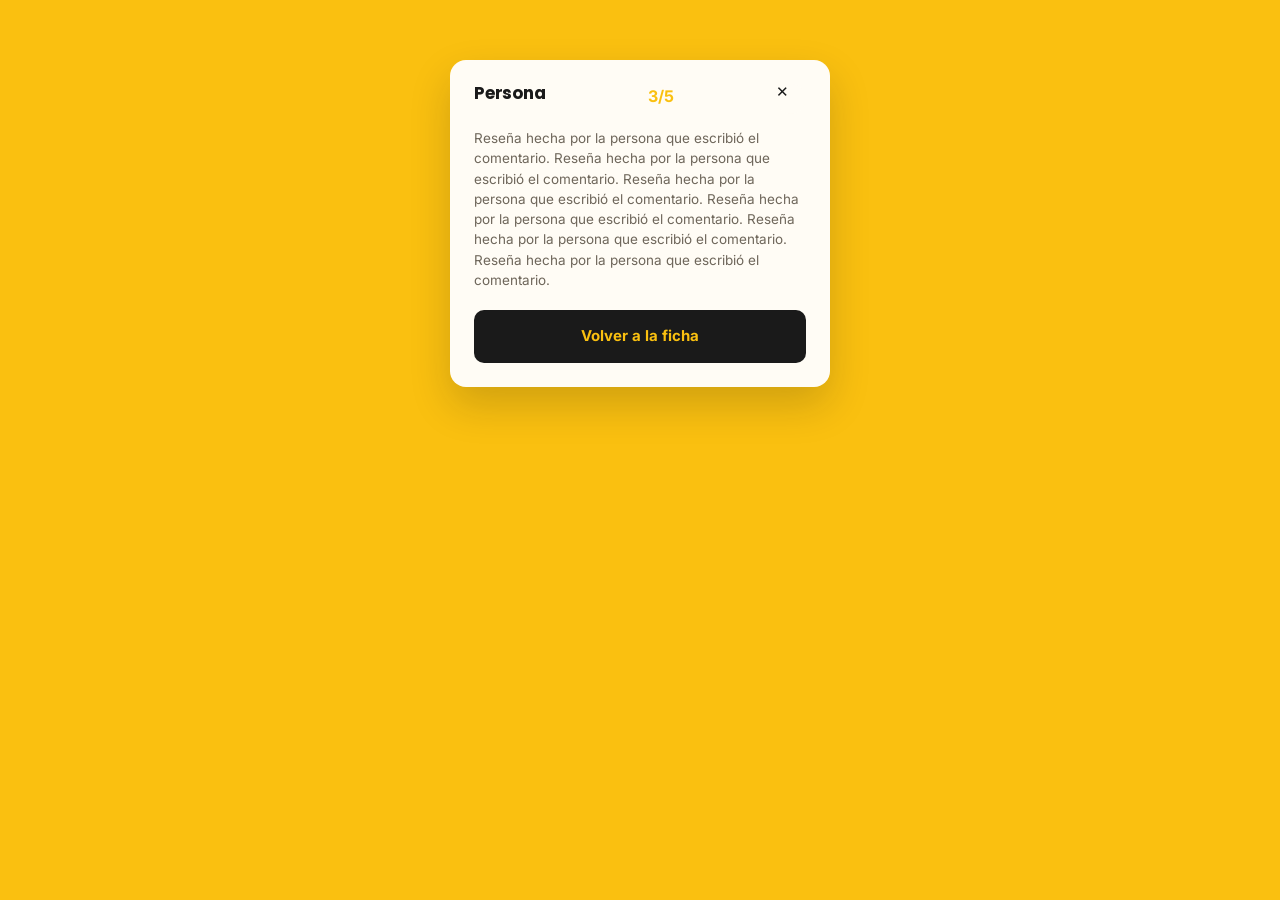
<file: PaginaUGA/resena-detalle.html>
<!DOCTYPE html>
<html lang="es">
<head>
<meta charset="UTF-8">
<meta name="viewport" content="width=device-width, initial-scale=1.0">
<title>Reseña — Farmacia Bienestar</title>
<link rel="stylesheet" href="styles.css">
</head>
<body>
<div class="app-shell" style="background:var(--gold);">

  <!-- Barra superior móvil -->
  <div class="brand-bar">
    <div class="brand-mark">UGA</div>
    <span class="brand-name">UNA GRAN AVENIDA</span>
    <span class="spacer"></span>
  </div>

  <div class="modal-backdrop" style="position:relative; background:transparent; min-height:100vh; align-items:flex-start; padding-top:60px;">
    <div class="modal-card">
      <div class="modal-top">
        <div>
          <h3>Persona</h3>
        </div>
        <span class="modal-score">3/5</span>
        <a href="ficha.html" class="modal-close" aria-label="Cerrar reseña">✕</a>
      </div>
      <p>
        Reseña hecha por la persona que escribió el comentario. Reseña hecha por la persona que escribió el comentario.
        Reseña hecha por la persona que escribió el comentario. Reseña hecha por la persona que escribió el comentario.
        Reseña hecha por la persona que escribió el comentario. Reseña hecha por la persona que escribió el comentario.
      </p>
      <a href="ficha.html" class="btn btn-primary" style="margin-top:20px;">Volver a la ficha</a>
    </div>
  </div>

</div>
</body>
</html>
</file>
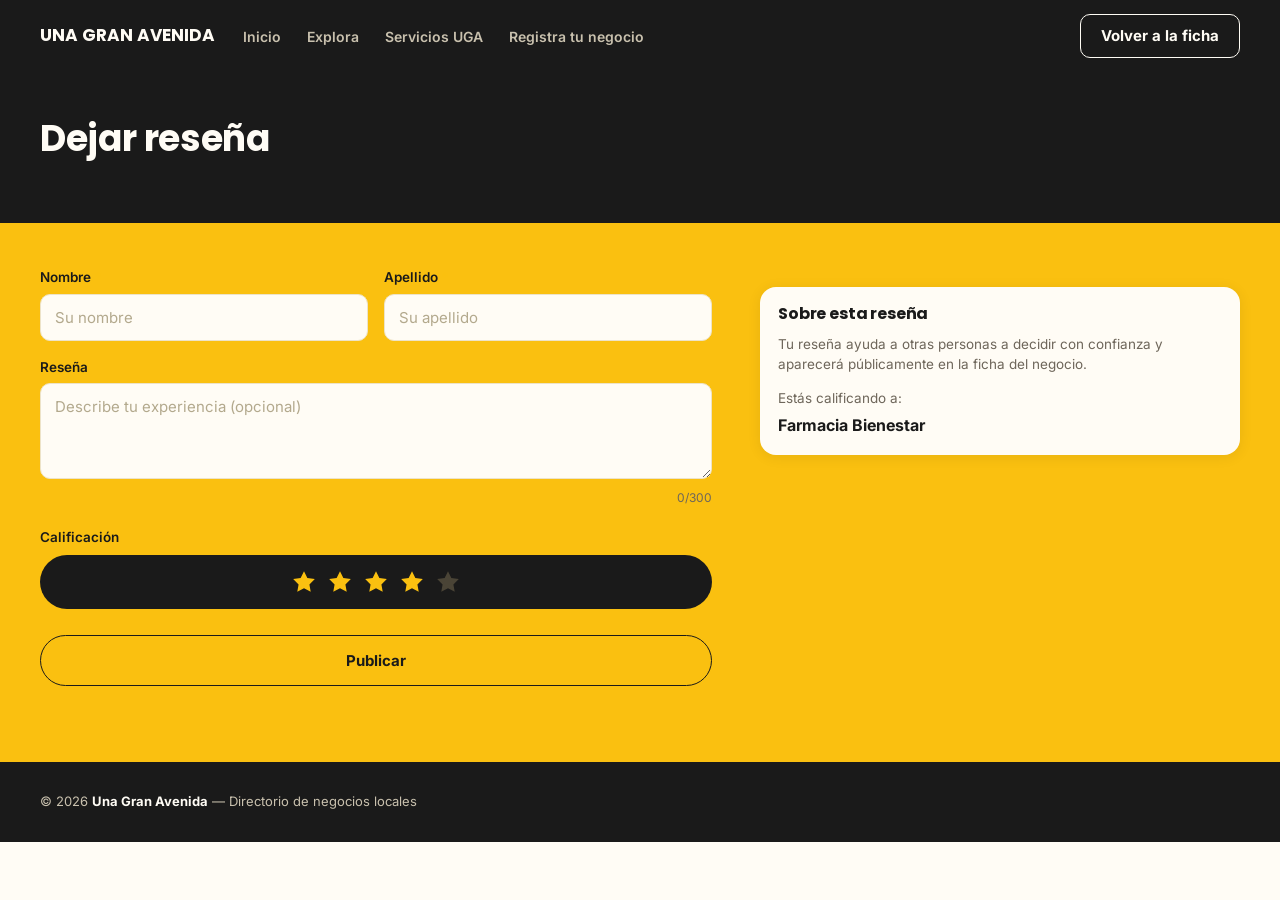
<file: PaginaUGA/resena.html>
<!DOCTYPE html>
<html lang="es">
<head>
<meta charset="UTF-8">
<meta name="viewport" content="width=device-width, initial-scale=1.0">
<title>Dejar reseña — Una Gran Avenida</title>
<link rel="stylesheet" href="styles.css">
</head>
<body>
<div class="app-shell">

  <div class="desktop-topbar">
    <div class="brand-name">UNA GRAN AVENIDA</div>
    <nav>
      <a href="index.html">Inicio</a>
      <a href="explora.html">Explora</a>
      <a href="servicios.html">Servicios UGA</a>
      <a href="registro-negocio.html">Registra tu negocio</a>
    </nav>
    <a href="ficha.html" class="btn btn-outline-light" style="color:var(--paper); border-color:var(--paper);">Volver a la ficha</a>
  </div>

  <main class="view">

    <!-- Barra superior móvil -->
  <div class="brand-bar">
    <div class="brand-mark">UGA</div>
    <span class="brand-name">UNA GRAN AVENIDA</span>
    <span class="spacer"></span>
  </div>

    <section class="hero-dark">
      <h1>Dejar reseña</h1>
    </section>

    <section class="section">
      <div class="form-two-pane">
        <form onsubmit="return false;">
          <div class="form-grid two-col">
            <div class="field">
              <label>Nombre <span class="req">*</span></label>
              <input type="text" placeholder="Su nombre" required>
            </div>
            <div class="field">
              <label>Apellido <span class="req">*</span></label>
              <input type="text" placeholder="Su apellido" required>
            </div>
          </div>

          <div class="field" style="margin-top:16px;">
            <label>Reseña</label>
            <textarea maxlength="300" placeholder="Describe tu experiencia (opcional)"></textarea>
            <div class="char-count">0/300</div>
          </div>

          <div style="margin-top:20px;">
            <label style="display:block; font-weight:600; font-size:13.5px; margin-bottom:8px;">Calificación</label>
            <div class="star-picker">
              <svg class="filled" viewBox="0 0 24 24" fill="currentColor"><path d="m12 2 3.1 6.3 6.9 1-5 4.9 1.2 6.9L12 17.8 5.8 21.1 7 14.2l-5-4.9 6.9-1z"/></svg>
              <svg class="filled" viewBox="0 0 24 24" fill="currentColor"><path d="m12 2 3.1 6.3 6.9 1-5 4.9 1.2 6.9L12 17.8 5.8 21.1 7 14.2l-5-4.9 6.9-1z"/></svg>
              <svg class="filled" viewBox="0 0 24 24" fill="currentColor"><path d="m12 2 3.1 6.3 6.9 1-5 4.9 1.2 6.9L12 17.8 5.8 21.1 7 14.2l-5-4.9 6.9-1z"/></svg>
              <svg class="filled" viewBox="0 0 24 24" fill="currentColor"><path d="m12 2 3.1 6.3 6.9 1-5 4.9 1.2 6.9L12 17.8 5.8 21.1 7 14.2l-5-4.9 6.9-1z"/></svg>
              <svg class="empty" viewBox="0 0 24 24" fill="currentColor"><path d="m12 2 3.1 6.3 6.9 1-5 4.9 1.2 6.9L12 17.8 5.8 21.1 7 14.2l-5-4.9 6.9-1z"/></svg>
            </div>
          </div>

          <button type="submit" class="btn btn-gold" style="margin-top:26px; border-radius:999px;">Publicar</button>
        </form>

        <aside class="card">
          <h2 style="font-size:16px; margin-bottom:10px;">Sobre esta reseña</h2>
          <p style="font-size:13.5px; color:var(--gray); margin-bottom:14px;">Tu reseña ayuda a otras personas a decidir con confianza y aparecerá públicamente en la ficha del negocio.</p>
          <p style="font-size:13.5px; color:var(--gray);">Estás calificando a:</p>
          <p style="font-weight:700; margin-top:4px;">Farmacia Bienestar</p>
        </aside>
      </div>
    </section>

  </main>

  <footer class="site-footer">
    <span>© 2026 <strong>Una Gran Avenida</strong> — Directorio de negocios locales</span>
  </footer>

  <nav class="bottom-nav">
    <a href="index.html">
      <svg viewBox="0 0 24 24" fill="none" stroke="currentColor" stroke-width="2"><path d="M3 11.5 12 4l9 7.5"/><path d="M5 10v9a1 1 0 0 0 1 1h4v-6h4v6h4a1 1 0 0 0 1-1v-9"/></svg>
      Inicio
    </a>
    <a href="explora.html">
      <svg viewBox="0 0 24 24" fill="none" stroke="currentColor" stroke-width="2"><circle cx="11" cy="11" r="7"/><line x1="21" y1="21" x2="16.65" y2="16.65"/></svg>
      Explora
    </a>
    <details class="more-menu">
      <summary>
        <div style="display:flex; flex-direction:column; align-items:center; gap:4px;">
          <svg viewBox="0 0 24 24" fill="none" stroke="currentColor" stroke-width="2"><line x1="4" y1="7" x2="20" y2="7"/><line x1="4" y1="12" x2="20" y2="12"/><line x1="4" y1="17" x2="20" y2="17"/></svg>
          <span style="font-size:11px; font-weight:700;">Otros</span>
        </div>
      </summary>
      <div class="more-panel">
        <a href="servicios.html">Servicios UGA</a>
        <a href="registro-negocio.html">Registra tu negocio</a>
        <a href="resena.html" class="active">Dejar una reseña</a>
        <a href="eliminar-ficha.html">Solicitar eliminación de ficha</a>
      </div>
    </details>
  </nav>

</div>
</body>
</html>
</file>
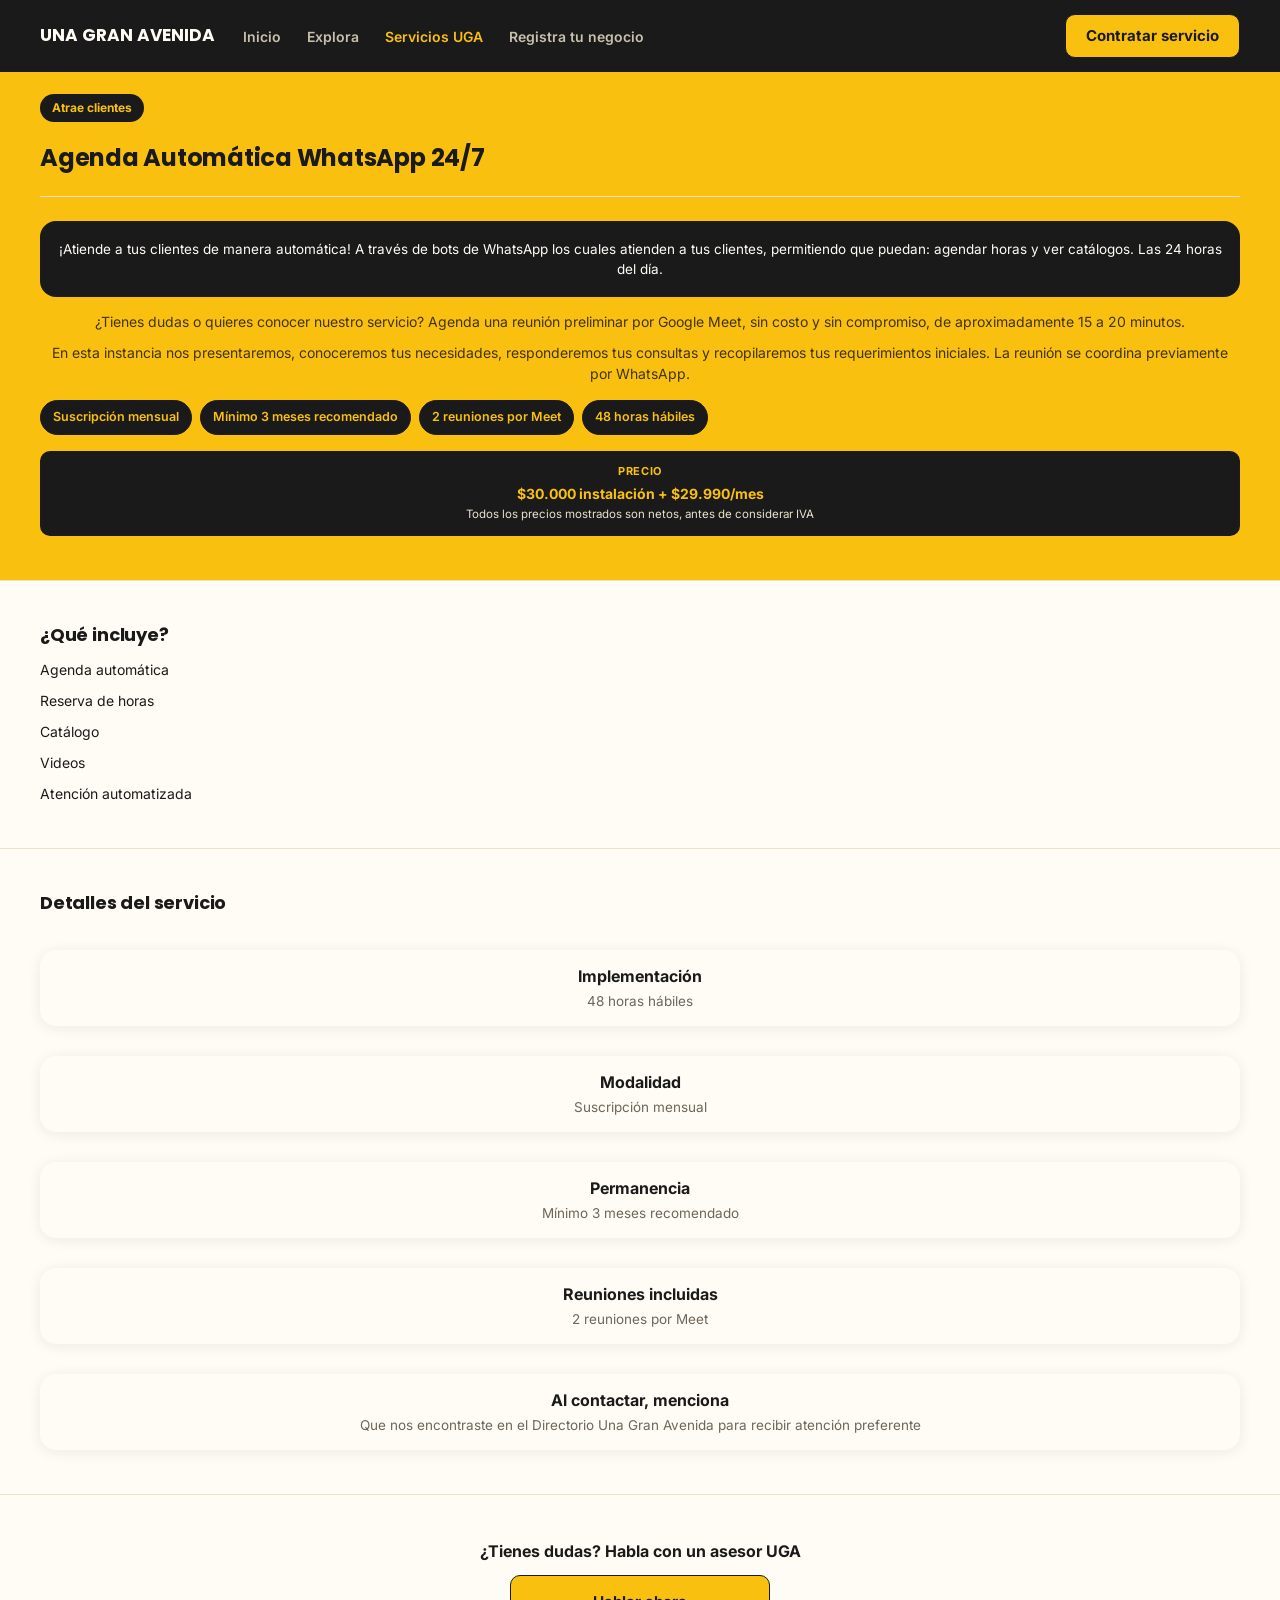
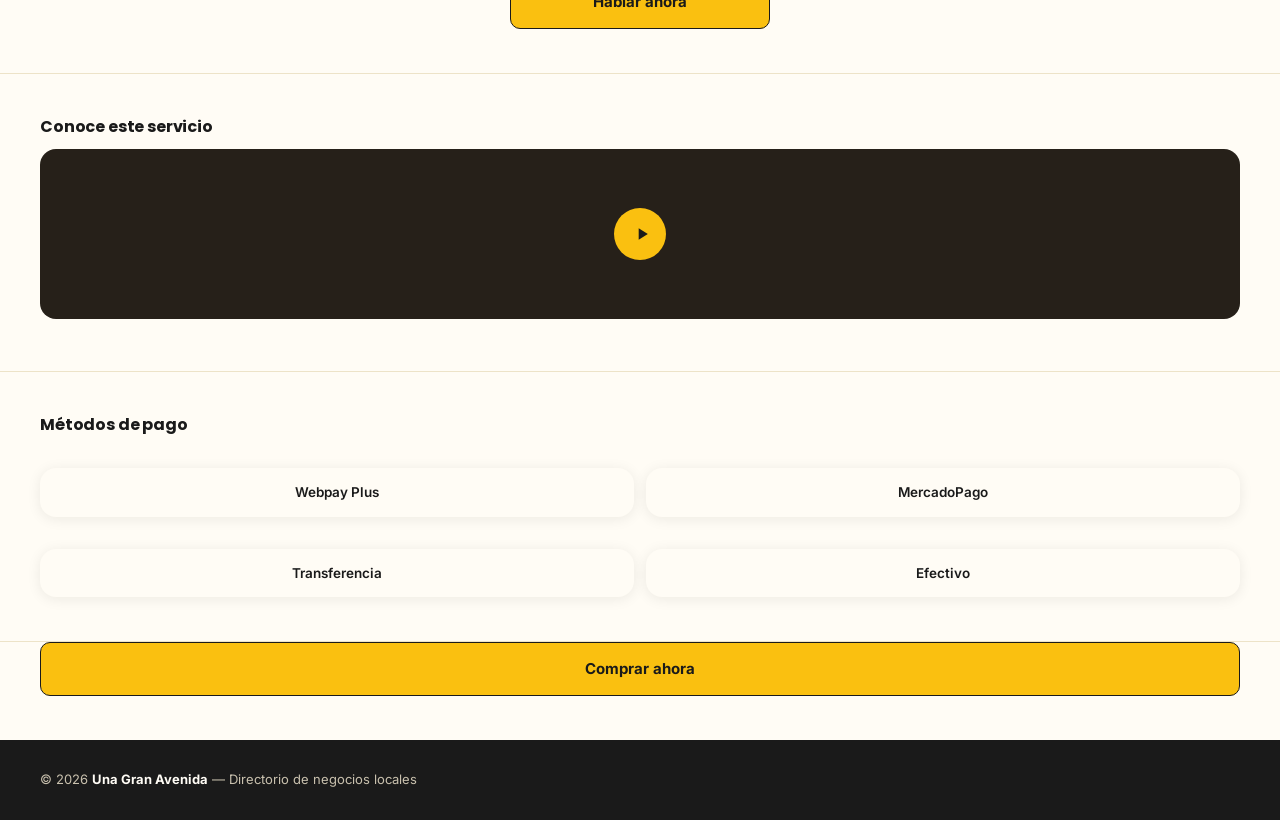
<file: PaginaUGA/servicio-detalle.html>
<!DOCTYPE html>
<html lang="es">
<head>
<meta charset="UTF-8">
<meta name="viewport" content="width=device-width, initial-scale=1.0">
<title>Agenda Automática WhatsApp 24/7 — Servicios UGA</title>
<link rel="stylesheet" href="styles.css">
</head>
<body>
<div class="app-shell">

  <div class="desktop-topbar">
    
    <div class="brand-name">UNA GRAN AVENIDA</div>
    <nav>
      <a href="index.html">Inicio</a>
      <a href="explora.html">Explora</a>
      <a href="servicios.html" class="active">Servicios UGA</a>
      <a href="registro-negocio.html">Registra tu negocio</a>
    </nav>
    <a href="contratar-servicio.html" class="btn btn-gold">Contratar servicio</a>
  </div>

  <!-- Barra superior móvil -->
  <div class="brand-bar">
    <div class="brand-mark">UGA</div>
    <span class="brand-name">UNA GRAN AVENIDA</span>
    <span class="spacer"></span>
  </div>
  
  <div class="brand-bar" style="background:var(--black);">
    <span class="brand-name" style="margin:0 auto; font-size:16px;">Servicio UGA</span>
  </div>
  <main class="view-det-ser">

    <section class="section" style="background:var(--gold); padding-top:22px;">
      <span class="eyebrow-pill" style="background:var(--black); color:var(--gold);">Atrae clientes</span>
      <h1 style="font-size:24px; color:var(--black); margin:10px 0 14px;">Agenda Automática WhatsApp 24/7</h1>
      <div class="divider" style="color: black;"></div>
      <div class="gold-panel" style="background:var(--black); color:var(--paper); text-align:center;">
        <p style="font-size:13.5px;">¡Atiende a tus clientes de manera automática! A través de bots de WhatsApp los cuales atienden a tus clientes, permitiendo que puedan: agendar horas y ver catálogos. Las 24 horas del día.</p>
      </div>

      <p style="font-size:14px; margin-top:14px; color:#40340A; text-align:center;">
        ¿Tienes dudas o quieres conocer nuestro servicio? Agenda una reunión preliminar por Google Meet, sin costo y sin compromiso, de aproximadamente 15 a 20 minutos.
      </p>
      <p style="font-size:14px; margin-top:10px; color:#40340A; text-align:center;">
        En esta instancia nos presentaremos, conoceremos tus necesidades, responderemos tus consultas y recopilaremos tus requerimientos iniciales. La reunión se coordina previamente por WhatsApp.
      </p>

      <div class="tag-list" style="margin-top:16px;">
        <span class="tag" style="background:var(--black); color:var(--gold); border-color:var(--black);">Suscripción mensual</span>
        <span class="tag" style="background:var(--black); color:var(--gold); border-color:var(--black);">Mínimo 3 meses recomendado</span>
        <span class="tag" style="background:var(--black); color:var(--gold); border-color:var(--black);">2 reuniones por Meet</span>
        <span class="tag" style="background:var(--black); color:var(--gold); border-color:var(--black);">48 horas hábiles</span>
      </div>

      <div class="service-price" style="margin-top:16px;">
        <strong style="display:block; font-size:11px; text-transform:uppercase; letter-spacing:.05em; margin-bottom:4px;">Precio</strong>
        $30.000 instalación + $29.990/mes
        <small>Todos los precios mostrados son netos, antes de considerar IVA</small>
      </div>
    </section>

    <section class="section">
      <h2 style="font-size:18px; margin-bottom:14px;">¿Qué incluye?</h2>
      <ul style="display:flex; flex-direction:column; gap:10px; font-size:14px;">
        <li> Agenda automática</li>
        <li> Reserva de horas</li>
        <li> Catálogo</li>
        <li> Videos</li>
        <li> Atención automatizada</li>
      </ul>
    </section>

    <hr class="divider" style="margin:0;">

    <section class="section">
      <h2 style="font-size:18px; margin-bottom:16px;">Detalles del servicio</h2>
      <div style="display:flex; flex-direction:column; gap:10px;">
        <div class="card" style="text-align:center; padding:14px;"><strong>Implementación</strong><br><span style="color:var(--gray); font-size:13.5px;">48 horas hábiles</span></div>
        <div class="card" style="text-align:center; padding:14px;"><strong>Modalidad</strong><br><span style="color:var(--gray); font-size:13.5px;">Suscripción mensual</span></div>
        <div class="card" style="text-align:center; padding:14px;"><strong>Permanencia</strong><br><span style="color:var(--gray); font-size:13.5px;">Mínimo 3 meses recomendado</span></div>
        <div class="card" style="text-align:center; padding:14px;"><strong>Reuniones incluidas</strong><br><span style="color:var(--gray); font-size:13.5px;">2 reuniones por Meet</span></div>
        <div class="card" style="text-align:center; padding:14px;"><strong>Al contactar, menciona</strong><br><span style="color:var(--gray); font-size:13.5px;">Que nos encontraste en el Directorio Una Gran Avenida para recibir atención preferente</span></div>
      </div>
    </section>
    
    <hr class="divider" style="margin:0;">

    <section class="section" style="text-align:center;">
      <p style="font-weight:700; margin-bottom:12px;">¿Tienes dudas? Habla con un asesor UGA</p>
      <a href="contratar-servicio.html" class="btn btn-gold" style="max-width:260px; margin:0 auto;">Hablar ahora</a>
    </section>

    <section class="section">
      <h2 style="font-size:16px; margin-bottom:12px;">Conoce este servicio</h2>
      <div class="video-placeholder">
        <div class="play-btn">
          <svg viewBox="0 0 24 24" fill="currentColor"><path d="M8 5v14l11-7z"/></svg>
        </div>
      </div>
    </section>

    <section class="section">
      <h2 style="font-size:16px; margin-bottom:14px;">Métodos de pago</h2>
      <div style="display:grid; grid-template-columns:1fr 1fr; gap:12px; font-size:13.5px; font-weight:600; text-align:center;">
        <div class="card" style="padding:14px;">Webpay Plus</div>
        <div class="card" style="padding:14px;">MercadoPago</div>
        <div class="card" style="padding:14px;">Transferencia</div>
        <div class="card" style="padding:14px;">Efectivo</div>
      </div>
    </section>

    <section class="section" style="padding-top:0;">
      <a href="contratar-servicio.html" class="btn btn-gold">Comprar ahora</a>
    </section>

  </main>

  <footer class="site-footer">
    <span>© 2026 <strong>Una Gran Avenida</strong> — Directorio de negocios locales</span>
  </footer>

  <nav class="bottom-nav">
    <a href="index.html">
      <svg viewBox="0 0 24 24" fill="none" stroke="currentColor" stroke-width="2"><path d="M3 11.5 12 4l9 7.5"/><path d="M5 10v9a1 1 0 0 0 1 1h4v-6h4v6h4a1 1 0 0 0 1-1v-9"/></svg>
      Inicio
    </a>
    <a href="explora.html">
      <svg viewBox="0 0 24 24" fill="none" stroke="currentColor" stroke-width="2"><circle cx="11" cy="11" r="7"/><line x1="21" y1="21" x2="16.65" y2="16.65"/></svg>
      Explora
    </a>
    <details class="more-menu">
      <summary>
        <div style="display:flex; flex-direction:column; align-items:center; gap:4px;">
          <svg viewBox="0 0 24 24" fill="none" stroke="currentColor" stroke-width="2"><line x1="4" y1="7" x2="20" y2="7"/><line x1="4" y1="12" x2="20" y2="12"/><line x1="4" y1="17" x2="20" y2="17"/></svg>
          <span style="font-size:11px; font-weight:700;">Otros</span>
        </div>
      </summary>
      <div class="more-panel">
        <a href="servicios.html" class="active">Servicios UGA</a>
        <a href="registro-negocio.html">Registra tu negocio</a>
        <a href="resena.html">Dejar una reseña</a>
        <a href="eliminar-ficha.html">Solicitar eliminación de ficha</a>
      </div>
    </details>
  </nav>

</div>
</body>
</html>
</file>
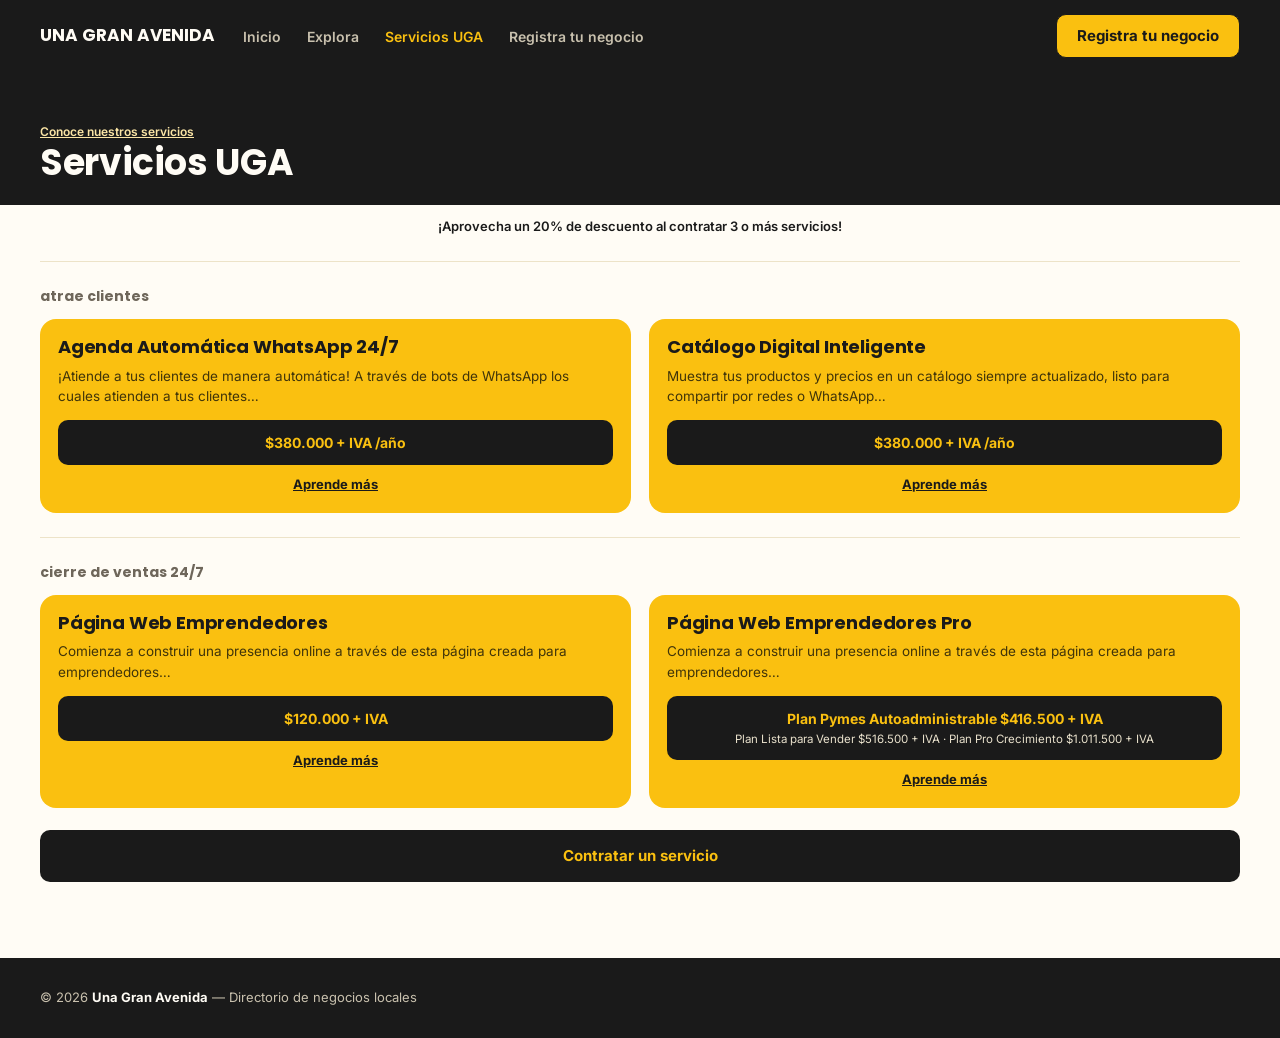
<file: PaginaUGA/servicios.html>
<!DOCTYPE html>
<html lang="es">
<head>
<meta charset="UTF-8">
<meta name="viewport" content="width=device-width, initial-scale=1.0">
<title>Servicios UGA — Una Gran Avenida</title>
<link rel="stylesheet" href="styles.css">
</head>
<body>
<div class="app-shell">

  <div class="desktop-topbar">
    <div class="brand-name">UNA GRAN AVENIDA</div>
    <nav>
      <a href="index.html">Inicio</a>
      <a href="explora.html">Explora</a>
      <a href="servicios.html" class="active">Servicios UGA</a>
      <a href="registro-negocio.html">Registra tu negocio</a>
    </nav>
    <a href="registro-negocio.html" class="btn btn-gold">Registra tu negocio</a>
  </div>

  <!-- Barra superior móvil -->
  <div class="brand-bar">
    <div class="brand-mark">UGA</div>
    <span class="brand-name">UNA GRAN AVENIDA</span>
    <span class="spacer"></span>
  </div>

  <main class="view-service">

    <section class="hero-dark" style=" padding-bottom: 10px; ">
  <div>
    <span style="text-decoration:underline; font-size:12px; color:var(--gold-soft); font-weight:600;">Conoce nuestros servicios</span>
    <h1>Servicios UGA</h1>
  </div>
</section>

    <div class="discount-banner" style="padding-bottom: 0px;">¡Aprovecha un 20% de descuento al contratar 3 o más servicios!</div>


    <section class="section" style="padding-top: 0px;" >
      <div class="divider"></div>
      <div class="service-group-title">atrae clientes</div>
      <div class="services-grid">
        <div class="service-card">
          <h3>Agenda Automática WhatsApp 24/7</h3>
          <p>¡Atiende a tus clientes de manera automática! A través de bots de WhatsApp los cuales atienden a tus clientes…</p>
          <div class="service-price" onclick="window.location.href='servicio-detalle.html'" style="cursor: pointer;">$380.000 + IVA /año</div>
          <a href="servicio-detalle.html" class="service-link">Aprende más</a>
        </div>
        <div class="service-card">
          <h3>Catálogo Digital Inteligente</h3>
          <p>Muestra tus productos y precios en un catálogo siempre actualizado, listo para compartir por redes o WhatsApp…</p>
          <div class="service-price" onclick="window.location.href='servicio-detalle.html'" style="cursor: pointer;">$380.000 + IVA /año</div>
          <a href="servicio-detalle.html" class="service-link">Aprende más</a>
        </div>
      </div>

      <div class="divider"></div>

      <div class="service-group-title">cierre de ventas 24/7</div>
      <div class="services-grid">
        <div class="service-card">
          <h3>Página Web Emprendedores</h3>
          <p>Comienza a construir una presencia online a través de esta página creada para emprendedores…</p>
          <div class="service-price" onclick="window.location.href='servicio-detalle.html'" style="cursor: pointer;">$120.000 + IVA</div>
          <a href="servicio-detalle.html" class="service-link">Aprende más</a>
        </div>
        <div class="service-card">
          <h3>Página Web Emprendedores Pro</h3>
          <p>Comienza a construir una presencia online a través de esta página creada para emprendedores…</p>
          <div class="service-price" onclick="window.location.href='servicio-detalle.html'" style="cursor: pointer;">
            Plan Pymes Autoadministrable $416.500 + IVA
            <small>Plan Lista para Vender $516.500 + IVA · Plan Pro Crecimiento $1.011.500 + IVA</small>
          </div>
          <a href="servicio-detalle.html" class="service-link">Aprende más</a>
        </div>
      </div>

      <a href="contratar-servicio.html" class="btn btn-primary" style="margin-top:22px;">Contratar un servicio</a>
    </section>

  </main>

  <footer class="site-footer">
    <span>© 2026 <strong>Una Gran Avenida</strong> — Directorio de negocios locales</span>
  </footer>

  <nav class="bottom-nav">
    <a href="index.html">
      <svg viewBox="0 0 24 24" fill="none" stroke="currentColor" stroke-width="2"><path d="M3 11.5 12 4l9 7.5"/><path d="M5 10v9a1 1 0 0 0 1 1h4v-6h4v6h4a1 1 0 0 0 1-1v-9"/></svg>
      Inicio
    </a>
    <a href="explora.html">
      <svg viewBox="0 0 24 24" fill="none" stroke="currentColor" stroke-width="2"><circle cx="11" cy="11" r="7"/><line x1="21" y1="21" x2="16.65" y2="16.65"/></svg>
      Explora
    </a>
    <details class="more-menu">
      <summary>
        <div style="display:flex; flex-direction:column; align-items:center; gap:4px;">
          <svg viewBox="0 0 24 24" fill="none" stroke="currentColor" stroke-width="2"><line x1="4" y1="7" x2="20" y2="7"/><line x1="4" y1="12" x2="20" y2="12"/><line x1="4" y1="17" x2="20" y2="17"/></svg>
          <span style="font-size:11px; font-weight:700;">Otros</span>
        </div>
      </summary>
      <div class="more-panel">
        <a href="servicios.html" class="active">Servicios UGA</a>
        <a href="registro-negocio.html">Registra tu negocio</a>
        <a href="resena.html">Dejar una reseña</a>
        <a href="eliminar-ficha.html">Solicitar eliminación de ficha</a>
      </div>
    </details>
  </nav>

</div>
</body>
</html>
</file>
<file: PaginaUGA/styles.css>
@import url('https://fonts.googleapis.com/css2?family=Poppins:wght@600;700;800&family=Inter:wght@400;500;600;700&display=swap');

:root{
  /* Paleta */
  --black: #1A1A1A;
  --charcoal: #262019;
  --gold: #FAC010;
  --gold-deep: #FAC010;
  --gold-soft: #FCE6A6;
  --cream: #FFFCF5;
  --paper: #FFFCF5;
  --line: #EDE3C8;
  --gray: #6E665A;
  --gray-light: #FFFCF5;
  --success: #3C9A5F;
  --danger: #C64B3C;

  /* Tipografía */
  --font-display: 'Poppins', 'Segoe UI', sans-serif;
  --font-body: 'Inter', 'Segoe UI', sans-serif;

  /* Espaciado */
  --gutter: 20px;
  --radius-sm: 10px;
  --radius-md: 16px;
  --radius-lg: 28px;
  --nav-h: 64px;
  --topbar-h: 72px;

  --shadow-card: 0 2px 14px rgba(23,20,15,.08);
  --shadow-pop: 0 18px 40px rgba(23,20,15,.18);
}

*, *::before, *::after{ box-sizing: border-box; }

html{ -webkit-text-size-adjust: 100%; scroll-behavior: smooth; overflow-x: hidden; }

body{
  margin: 0;
  font-family: var(--font-body);
  background: var(--gold);
  color: var(--black);
  line-height: 1.5;
  padding-bottom: calc(var(--nav-h) + 14px);
  overflow-x: hidden;
}

img{ max-width: 100%; display: block; }

a{ color: inherit; text-decoration: none; }

h1,h2,h3,h4{
  font-family: var(--font-display);
  margin: 0;
  line-height: 1.15;
  letter-spacing: -0.01em;
}

p{ margin: 0; }

button, input, textarea, select{ font-family: inherit; font-size: 16px; }

ul{ margin: 0; padding: 0; list-style: none; }

/* =========================================================
   Layout general
   ========================================================= */

.app-shell{
  max-width: 480px;
  margin: 0 auto;
  min-height: 100vh;
  background: var(--cream);
  position: relative;
}

.view{
  padding: 0 0 32px;
  background: var(--gold);
}

.view-index{
  padding: 0 0 32px;
  background: var(--black);
}

.view-service{
  padding: 0 0 32px;
}

.view-ser-det{
  padding: 0 0 32px;
}

.view-exp{
  padding: 0 0 32px;
  background: var(--gray-light);
}
.section-index{
background: var(--cream);
padding: 28px var(--gutter);
}

.section{
  padding: 28px var(--gutter);
}

.section-form{
  background: var(--gold);
  padding: 28px var(--gutter) 8px;
}

.section + .section{ border-top: 1px solid var(--line); }

.section-tight{ padding: 18px var(--gutter); }

/* =========================================================
   Barra superior de marca (dentro del hero negro)
   ========================================================= */

.brand-bar{
  display:flex; align-items:center; gap: 12px;
  padding: 18px var(--gutter);
  background: var(--black);
  color: var(--paper);
}

.brand-mark{
  width: 40px; height: 40px; border-radius: 50%;
  background: var(--gold);
  color: var(--black);
  display:flex; align-items:center; justify-content:center;
  font-family: var(--font-display); font-weight: 800; font-size: 11px;
  text-align:center; line-height: 1.05; flex-shrink:0;
}

.brand-bar .brand-name{
  font-family: var(--font-display);
  font-weight: 700;
  font-size: 15px;
  letter-spacing: .02em;
  color: var(--gold)
}

.brand-bar .spacer{ flex: 1; }

.icon-btn{
  width: 38px; height: 38px;
  display:flex; align-items:center; justify-content:center;
  color: var(--paper);
  background: transparent; border: none; cursor: pointer;
}
.icon-btn svg{ width: 22px; height: 22px; }

/* =========================================================
   Hero oscuro genérico (usado en formularios y páginas título)
   ========================================================= */

.hero-dark{
  background: var(--black);
  color: var(--paper);
  padding: 30px var(--gutter) 34px;
}

.eyebrow-pill{
  display:inline-block;
  background: var(--gold);
  color: var(--black);
  font-weight: 700;
  font-size: 12px;
  padding: 5px 12px;
  border-radius: 999px;
  margin-bottom: 12px;
}

.hero-dark h1{
  font-size: 28px;
  font-weight: 700;
  margin-bottom: 12px;
}

.hero-dark .hero-sub{
  color: #D8D2C4;
  font-size: 14.5px;
  max-width: 46ch;
}

/* Hero dorado (home) */
.hero-gold{
  background: linear-gradient(180deg, var(--gold) 0%, #EAAB00 100%);
  padding: 26px var(--gutter) 34px;
}

.hero-gold h1{
  font-size: 30px;
  color: var(--black);
  font-weight: 800;
}
.hero-gold .accent{ color: var(--paper); display:block; }

.hero-gold .hero-sub{
  margin-top: 10px;
  font-size: 14.5px;
  color: #3A2E00;
  max-width: 42ch;
}

/* =========================================================
   Buscador
   ========================================================= */

.search-card{
  margin-top: 18px;
  border-radius: var(--radius-md);
  padding: 14px;
  border: 1.5px solid var(--line);
}

.search-input-row{
  display:flex; align-items:center; gap: 10px;
  border-radius: var(--radius-sm);
  padding: 12px 14px;
  margin-bottom: 12px;
  background: var(--paper);
}
.search-input-row svg{ width:18px; height:18px; color: var(--gray); flex-shrink:0; }
.search-input-row input{
  border: none;  outline: none; width: 100%;
  font-size: 15px; color: var(--black);
}

.filter-row{
  display:flex; gap: 10px; flex-wrap: wrap;
}
.filter-row .filter-chip:last-child{ flex-basis: 100%; }

.filter-chip{
  flex: 1 1 45%;
  border: 1.5px solid var(--line);
  background: var(--black);
  border-radius: var(--radius-sm);
  padding: 10px 12px;
  font-size: 13px;
  font-weight: 600;
  display:flex; align-items:center; justify-content:space-between;
  gap: 6px;
  cursor: pointer;
  color: var(--cream);
}
.filter-chip small{ display:block; font-weight: 400; color: var(--gray); font-size: 11px; }

/* =========================================================
   Botones
   ========================================================= */

.btn{
  display:inline-flex; align-items:center; justify-content:center;
  gap: 8px;
  width: 100%;
  border: none;
  cursor: pointer;
  border-radius: var(--radius-sm);
  padding: 15px 20px;
  font-weight: 700;
  font-size: 15px;
  font-family: var(--font-body);
  transition: transform .12s ease, opacity .12s ease;
}
.btn:active{ transform: scale(.98); }

.btn-primary{ background: var(--black); color: var(--gold); }
.btn-primary:hover{ opacity: .92; }

.btn-gold{ background: var(--gold); color: var(--black); border: 1.5px solid var(--black) }
.btn-gold:hover{ opacity: .92; }

.btn-outline{
  background: transparent;
  border: 1.5px solid var(--black);
  color: var(--black);
}

.btn-outline-light{
  background: transparent;
  border: 1.5px solid var(--paper);
  color: var(--paper);
}

.btn-ghost{
  background: var(--gray-light);
  color: var(--black);
}

.btn-danger-outline{
  background: transparent;
  border: 1.5px solid var(--danger);
  color: var(--danger);
}

.btn-sm{   width: 45px;
  border: 1.5px solid var(--line);
  border-radius: var(--radius-sm);
  padding: 8px 10px;
  text-align: center; }
.btn-row{ display:flex; gap: 10px; }
.btn-row .btn{ width: auto; flex: 1; }

/* =========================================================
   Formularios
   ========================================================= */

.form-grid{
  display: grid;
  grid-template-columns: 1fr;
  gap: 16px;
}

@media (min-width: 560px){
  .form-grid.two-col{ grid-template-columns: 1fr 1fr; }
}

.field label{
  display:block;
  font-weight: 600;
  font-size: 13.5px;
  margin-bottom: 6px;
  color: var(--black);
}
.field .req{ color: var(--gold); }

.field input,
.field textarea,
.field select{
  width: 100%;
  border: 1.5px solid var(--line);
  background: var(--paper);
  border-radius: var(--radius-sm);
  padding: 13px 14px;
  font-size: 15px;
  color: var(--black);
  outline: none;
}
.field input::placeholder,
.field textarea::placeholder{ color: #B3A98D; }

.field input:focus,
.field textarea:focus,
.field select:focus{
  border-color: var(--gold);
  box-shadow: 0 0 0 3px rgba(242,183,5,.25);
}

.field textarea{ resize: vertical; min-height: 96px; }

.char-count{
  text-align: right;
  font-size: 12px;
  color: var(--gray);
  margin-top: 4px;
}

.field-hint{ font-size: 12px; color: var(--black); margin-top: 4px; }

.checkbox-row{
  color: var(--black) !important;
  display:flex; align-items:flex-start; gap: 10px;
  font-size: 13px; color: var(--gray);
}
.checkbox-row input{ margin-top: 3px; width: 16px; height: 16px; flex-shrink:0; }
.checkbox-row b{ color: var(--black); }

.form-section-title{
  font-family: var(--font-display);
  font-weight: 700;
  font-size: 13px;
  text-transform: uppercase;
  letter-spacing: .06em;
  color: var(--black);
  margin-bottom: 4px;
}

.divider{ height: 1px; background: var(--line); margin: 24px 0; border:none; }

/* Etiquetas / tags */
.tag-list{ display:flex; flex-wrap: wrap; gap: 8px; margin-top: 10px; }
.tag{
  background-color: var(--cream);
  color: var(--black);

  border: 1.5px solid var(--black);
  border-radius: 999px;
  padding: 7px 12px;
  font-size: 12.5px;
  font-weight: 600;
  display:flex; align-items:center; gap: 6px;
}

.tag-ficha{
  border: 1.5px solid var(--black);
  border-radius: 999px;
  padding: 7px 12px;
  font-size: 12.5px;
  font-weight: 600;
  display:flex; align-items:center; gap: 6px;
}

.tag button{ background:none; border:none; cursor:pointer; font-size: 13px; line-height:1; color: var(--gray); }

/* Franja de precio dentro de un panel dorado */
.gold-panel{
  background: var(--gold);
  color: var(--black);
  border-radius: var(--radius-md);
  padding: 18px;
}

.banner-note{
  text-align:center;
  font-size: 13px;
  font-weight: 600;
  padding: 10px 16px;
  background: var(--gray-light);
  border-radius: var(--radius-sm);
}

/* =========================================================
   Tarjetas de servicio / negocio
   ========================================================= */

.card{
  margin-top: 20px;
  background: var(--paper);
  border-radius: var(--radius-md);
  box-shadow: var(--shadow-card);
  padding: 18px;
}

.notice-card{
  background: #FDECEA;
  border: 1.5px solid var(--danger);
  border-radius: var(--radius-sm);
  padding: 14px 16px;
  margin-bottom: 18px;
}
.notice-card h2{ color: var(--danger); }
.notice-card p{ color: #7A2E24; }

.service-group-title{
  font-family: var(--font-display);
  font-weight: 700;
  font-size: 14px;
  color: var(--gray);
  text-transform: lowercase;
  margin: 22px 0 12px;
}

.service-card{
  background: var(--gold);
  border-radius: var(--radius-md);
  padding: 18px;
  margin-bottom: 14px;
}
.service-card h3{ font-size: 18px; color: var(--black); margin-bottom: 8px; }
.service-card p{ font-size: 13.5px; color: #40340A; margin-bottom: 14px; }

.service-price{
  background: var(--black);
  color: var(--gold);
  border-radius: var(--radius-sm);
  padding: 12px 14px;
  text-align: center;
  font-weight: 700;
  font-size: 14px;
}
.service-price small{ display:block; font-weight: 400; color: #E9E1CC; font-size: 11.5px; margin-top:2px; }

.service-link{
  display:block; text-align:center; margin-top: 10px;
  font-size: 13px; font-weight: 700; color: var(--black);
  text-decoration: underline;
}

.discount-banner{
  text-align:center;
  padding: 12px var(--gutter);
  background: var(--gray-light);
  font-size: 13px; font-weight: 600;
}

/* Business result card */
.result-card{
  background: var(--paper);
  border-radius: var(--radius-md);
  box-shadow: var(--shadow-card);
  padding: 16px;
  margin-bottom: 14px;
  border: 1.5px solid var(--black);
}
.result-top{
  display:flex; align-items:center; gap: 8px; margin-bottom: 4px;
}
.status-dot{ width: 9px; height:9px; border-radius:50%; background: var(--success); }
.status-text{ font-size: 12.5px; font-weight: 700; color: var(--success); }
.result-category{ font-size: 12.5px; font-weight: 700; color: var(--gold-deep); margin-bottom: 2px; }
.result-card h3{ font-size: 18px; margin-bottom: 6px; }
.result-meta{ font-size: 12.5px; color: var(--gray); margin-bottom: 4px; }
.result-meta strong{ color: var(--black); }

.result-actions{ display:flex; gap: 8px; margin-top: 12px; }
.result-actions .btn{ padding: 11px; font-size: 13px; }

/* =========================================================
   Ficha de negocio
   ========================================================= */

.ficha-hero{
  background: var(--black);
  color: var(--paper);
  padding: 22px var(--gutter) 26px;
}
.ficha-tags{ display:flex; gap:8px; margin-bottom: 10px; }
.ficha-tags span{
  background: var(--gold); color: var(--black);
  font-size: 11px; font-weight: 700;
  padding: 4px 10px; border-radius: 999px;
}
.ficha-hero .addr{ font-size: 12px; color: #C9C1AE; letter-spacing:.03em; margin-bottom: 6px; }
.ficha-hero h1{ font-size: 24px; margin-bottom: 8px; }
.verified{ display:flex; align-items:center; gap:6px; font-size: 12.5px; color: #6FD98F; font-weight: 600; }
.verified svg{ width:14px; height:14px; }

.ficha-actions{
  display:grid; grid-template-columns: 1fr 1fr; gap: 10px;
  margin-top: 18px;
}
.ficha-actions .btn{ font-size: 14px; padding: 13px; }

.social-row{
  display:flex; align-items:center; gap: 10px; margin-top: 16px;
}
.social-row span{ font-size: 12px; color: var(--gray); }
.social-icon{
  width: 30px; height: 30px; border-radius: 50%;
  background: rgba(255,255,255,.08);
  display:flex; align-items:center; justify-content:center;
}
.social-icon svg{ width: 14px; height: 14px; color: var(--gold); }

.visits-pill{
  margin-top: 14px;
  display:inline-flex; align-items:center; gap: 8px;
  background: rgba(255,255,255,.08);
  padding: 7px 14px; border-radius: 999px; font-size: 12.5px; font-weight: 600;
}

.rating-block{
  display:flex; align-items:center; gap: 18px;
  background: var(--gray-light);
  border-radius: var(--radius-md);
  padding: 16px;
  margin-bottom: 16px;
  flex-wrap: wrap;
}
.rating-block > .rating-bars{ min-width: 160px; }

@media (max-width: 380px){
  .rating-block{ justify-content: center; }
  .rating-block > .rating-bars{ flex-basis: 100%; }
}
.rating-score{ font-family: var(--font-display); font-weight: 800; font-size: 26px; }
.stars{ color: var(--gold-deep); font-size: 16px; letter-spacing: 2px; }
.rating-count{ font-size: 12.5px; color: var(--gray); text-align:center; }
.rating-count b{ display:block; font-size: 16px; color: var(--black); }

.rating-bars{ flex:1; display:flex; flex-direction:column; gap: 5px; }
.rating-bar-row{ display:flex; align-items:center; gap: 8px; font-size: 11.5px; color: var(--gray); }
.rating-bar-row .num-left{ width: 12px; text-align:right; }
.rating-bar-row .num-star{ width: 12px; font-weight:700; color:var(--black); }
.bar-track{ flex:1; height: 7px; background: var(--line); border-radius: 999px; overflow:hidden; }
.bar-fill{ height: 100%; background: var(--gold-deep); }

.review-card{
  background: var(--paper);
  border: 1px solid var(--line);
  border-radius: var(--radius-sm);
  padding: 14px;
  margin-bottom: 10px;
}
.review-top{ display:flex; justify-content:space-between; font-weight:700; font-size: 14px; margin-bottom: 4px; }
.review-top span{ color: var(--gold-deep); }
.review-card p{ font-size: 13px; color: var(--gray); }

.map-placeholder{
  background: var(--gray-light);
  border: 1.5px dashed #C9BE9A;
  border-radius: var(--radius-md);
  height: 150px;
  display:flex; align-items:center; justify-content:center;
  color: var(--gray); font-size: 13px; font-weight: 600;
  margin-bottom: 12px;
}

.video-placeholder{
  background: var(--charcoal);
  border-radius: var(--radius-md);
  height: 170px;
  display:flex; align-items:center; justify-content:center;
  margin-bottom: 8px;
}
.play-btn{
  width: 52px; height: 52px; border-radius: 50%;
  background: var(--gold);
  display:flex; align-items:center; justify-content:center;
}
.play-btn svg{ width: 20px; height: 20px; color: var(--black); margin-left: 3px; }

.hours-table{ width: 100%; border-collapse: collapse; font-size: 13.5px; }
.hours-table td{ padding: 7px 0; border-bottom: 1px solid var(--line); }
.hours-table td:last-child{ text-align:right; color: var(--black); }
.hours-table tr.today td{ font-weight: 700; color: var(--black); }
.hours-table tr.today td:last-child{ color: var(--gold-deep); }

/* Contacta con UGA panel */
.contact-uga{
  background: var(--gray-light);
  border-radius: var(--radius-md);
  padding: 18px;
}
.contact-uga p{ font-size: 13px; color: var(--gray); margin-bottom: 14px; }

/* =========================================================
   Rating / stars input (reseña)
   ========================================================= */

.star-picker{
  display:flex; justify-content:center; gap: 10px;
  background: var(--black);
  border-radius: 999px;
  padding: 14px;
}
.star-picker svg{ width: 26px; height: 26px; }
.star-picker svg.filled{ color: var(--gold); }
.star-picker svg.empty{ color: #4A4436; }

/* =========================================================
   Modal (vista de reseña ampliada)
   ========================================================= */

.modal-backdrop{
  position: fixed; inset: 0;
  background: rgba(23,20,15,.55);
  display:flex; align-items:center; justify-content:center;
  padding: 24px;
  z-index: 50;
}
.modal-card{
  background: var(--paper);
  border-radius: var(--radius-md);
  padding: 24px;
  max-width: 380px;
  width: 100%;
  box-shadow: var(--shadow-pop);
  max-height: 80vh;
  overflow-y: auto;
}
.modal-top{ display:flex; justify-content:space-between; align-items:flex-start; margin-bottom: 14px; }
.modal-top h3{ font-size: 17px; }
.modal-top .modal-score{ font-weight: 700; color: var(--gold-deep); }
.modal-close{
  background: var(--gray-light); border:none; width:30px; height:30px; border-radius:50%;
  cursor:pointer; font-size: 15px; line-height:1; color: var(--black);
}
.modal-card p{ font-size: 13.5px; color: var(--gray); }

/* =========================================================
   Pestañas / paginación (explorador)
   ========================================================= */

.results-header{
  display:flex; align-items:center; justify-content:space-between;
  margin-bottom: 14px;
}
.results-count{ font-size: 12.5px; color: var(--gray); font-weight: 600; }

.pagination{
  display:flex; align-items:center; justify-content:center;
  gap: 8px; margin-top: 18px; flex-wrap: wrap;
}
.page-btn{
  min-width: 34px; height: 34px;
  border-radius: var(--radius-sm);
  border: 1.5px solid var(--line);
  background: var(--paper);
  display:flex; align-items:center; justify-content:center;
  font-size: 13px; font-weight: 700; cursor:pointer;
  padding: 0 8px;
}
.page-btn.active{ background: var(--gold); border-color: var(--gold); color: var(--black); }


/*Pasar pagina*/
.page-jump{
  display:flex; align-items:center; gap:6px;
  margin-left: 8px;
}
.page-jump input{
  width: 85px;
  border: 1.5px solid var(--line);
  border-radius: var(--radius-sm);
  padding: 8px 10px;
  text-align: center;
}

/* =========================================================
   Navegación inferior (móvil) — fija
   ========================================================= */

.bottom-nav{
  position: fixed;
  left: 50%; transform: translateX(-50%);
  bottom: 0;
  width: 100%;
  max-width: 480px;
  background: var(--gold);
  display:flex;
  border-top: 1px solid rgba(0,0,0,.08);
  z-index: 40;
}

.bottom-nav a{
  flex: 1;
  display:flex; flex-direction:column; align-items:center; justify-content:center;
  gap: 4px;
  padding: 10px 4px 8px;
  font-size: 11px; font-weight: 700;
  color: rgba(23,20,15,.5);
  position: relative;
}
.bottom-nav a svg{ width: 22px; height: 22px; }
.bottom-nav a.active{ color: var(--black); }
.bottom-nav a.active::before{
  content:'';
  position:absolute; top:0; left: 50%; transform: translateX(-50%);
  width: 28px; height: 3px; border-radius: 0 0 4px 4px;
  background: var(--black);
}

/* Menú "Otros" */
.bottom-nav > .more-menu{
  flex: 1;
  position: relative;
  display: flex;
}
.more-menu summary{
  list-style: none;
  cursor: pointer;
  flex: 1;
  display: flex;
  flex-direction: column;
  align-items: center;
  justify-content: center;
  gap: 4px;
  padding: 10px 4px 8px;
  font-size: 11px;
  font-weight: 700;
  color: rgba(23,20,15,.5);
}
.more-menu summary > div{ display: contents; }
.more-menu summary::-webkit-details-marker{ display:none; }
.more-menu summary::marker{ content: ''; }
.more-menu[open] summary{ color: var(--black); }

.more-panel{
  position: fixed;
  left: 50%; transform: translateX(-50%);
  bottom: var(--nav-h);
  width: 100%; max-width: 480px;
  background: var(--gold);
  border-radius: var(--radius-md) var(--radius-md) 0 0;
  box-shadow: 0 -12px 30px rgba(23,20,15,.18);
  padding: 10px 10px 18px;
  z-index: 41;
}
.more-panel a{
  display:flex; align-items:center; gap: 12px;
  padding: 13px 12px;
  font-size: 14.5px; font-weight: 600; color: var(--black);
  border-radius: var(--radius-sm);
}
.more-panel a:hover{ background: var(--gray-light); }
.more-panel .more-title{
  font-size: 11px; text-transform: uppercase; letter-spacing: .06em;
  color: var(--black); font-weight: 700; padding: 10px 12px 4px;
}

/* =========================================================
   Desktop / tablet
   ========================================================= */

@media (min-width: 860px){

  :root{ --content-max: 1320px; }

  body{ padding-bottom: 0; }

  .app-shell{
    max-width: none;
    width: 100%;
  }

  .desktop-topbar,
  .section,
  .section-tight,
  .hero-dark,
  .hero-gold,
  .ficha-hero,
  .ficha-layout,
  footer.site-footer{
    padding-left: max(40px, calc((100% - var(--content-max)) / 2));
    padding-right: max(40px, calc((100% - var(--content-max)) / 2));
  }

  /* Barra superior de escritorio reemplaza brand-bar dentro del hero */
  .desktop-topbar{
    display:flex; align-items:center; gap: 28px;
    height: var(--topbar-h);
    background: var(--black);
    color: var(--paper);
  }
  .desktop-topbar .brand-name{ font-family: var(--font-display); font-weight: 700; font-size: 17px; }
  .desktop-topbar nav{ display:flex; gap: 26px; flex:1; }
  .desktop-topbar nav a{ font-size: 14px; font-weight: 600; color: #C9C1AE; }
  .desktop-topbar nav a.active,
  .desktop-topbar nav a:hover{ color: var(--gold); }
  .desktop-topbar .btn{ width: auto; padding: 10px 20px; }

  .brand-bar, .bottom-nav{ display: none; }

  .section{ padding-top: 44px; padding-bottom: 44px; }
  .hero-dark, .hero-gold, .ficha-hero{ padding-top: 46px; padding-bottom: 52px; border-radius: 0; }

  /* El hero puede traer uno o dos bloques de contenido: se evita
     dejar una columna vacía y en su lugar se limita el ancho de
     lectura, quedando el fondo de color siempre a pantalla completa. */
  .hero-gold, .hero-dark{ display: block; }
  .hero-gold > *, .hero-dark > *{ max-width: 640px; }

  .hero-gold h1{ font-size: 44px; }
  .hero-gold .hero-sub{ font-size: 16px; max-width: 40ch; }
  .hero-dark h1{ font-size: 36px; }

  .form-two-pane{
    display:grid; grid-template-columns: 1.4fr 1fr; gap: 48px; align-items:start;
  }

  .services-grid{
    display:grid; grid-template-columns: repeat(2, 1fr); gap: 18px;
  }
  .service-card{ margin-bottom: 0; }

  .results-grid{
    display:grid; grid-template-columns: repeat(2, 1fr); gap: 18px;
  }
  .result-card{ margin-bottom: 0; }

  .ficha-layout{
    display:grid; grid-template-columns: 1.3fr .9fr; gap: 32px;
    padding-top: 32px;
    padding-bottom: 32px;
    align-items: start;
  }
  .ficha-layout .section-tight,
  .ficha-layout .ficha-hero{ padding-left: 0; padding-right: 0; }

  .home-tiles{
    display:grid; grid-template-columns: repeat(3, 1fr); gap: 14px;
  }

  footer.site-footer{
    background: var(--black); color: #C9C1AE;
    padding-top: 30px; padding-bottom: 30px; font-size: 13px;
    display:flex; justify-content:space-between; align-items:center;
  }
  footer.site-footer strong{ color: var(--paper); }
}

@media (max-width: 859px){
  .desktop-topbar, footer.site-footer{ display: none; }
}

/* Foco visible accesible */
a:focus-visible, button:focus-visible, input:focus-visible, textarea:focus-visible, select:focus-visible{
  outline: 2.5px solid var(--gold-deep);
  outline-offset: 2px;
}

@media (prefers-reduced-motion: reduce){
  *{ scroll-behavior: auto !important; transition: none !important; }
}

/* Dropdowns provicionales */
.filter-chip {
  display: flex;
  flex-direction: column;
}

.filter-chip label {
  font-size: inherit;
}

.filter-chip select {
  border: none;
  background: transparent;
  font-size: inherit;
  font-family: inherit;
  cursor: pointer;
  padding: 0;
  outline: none;
  color: var(--paper);
}
</file>
